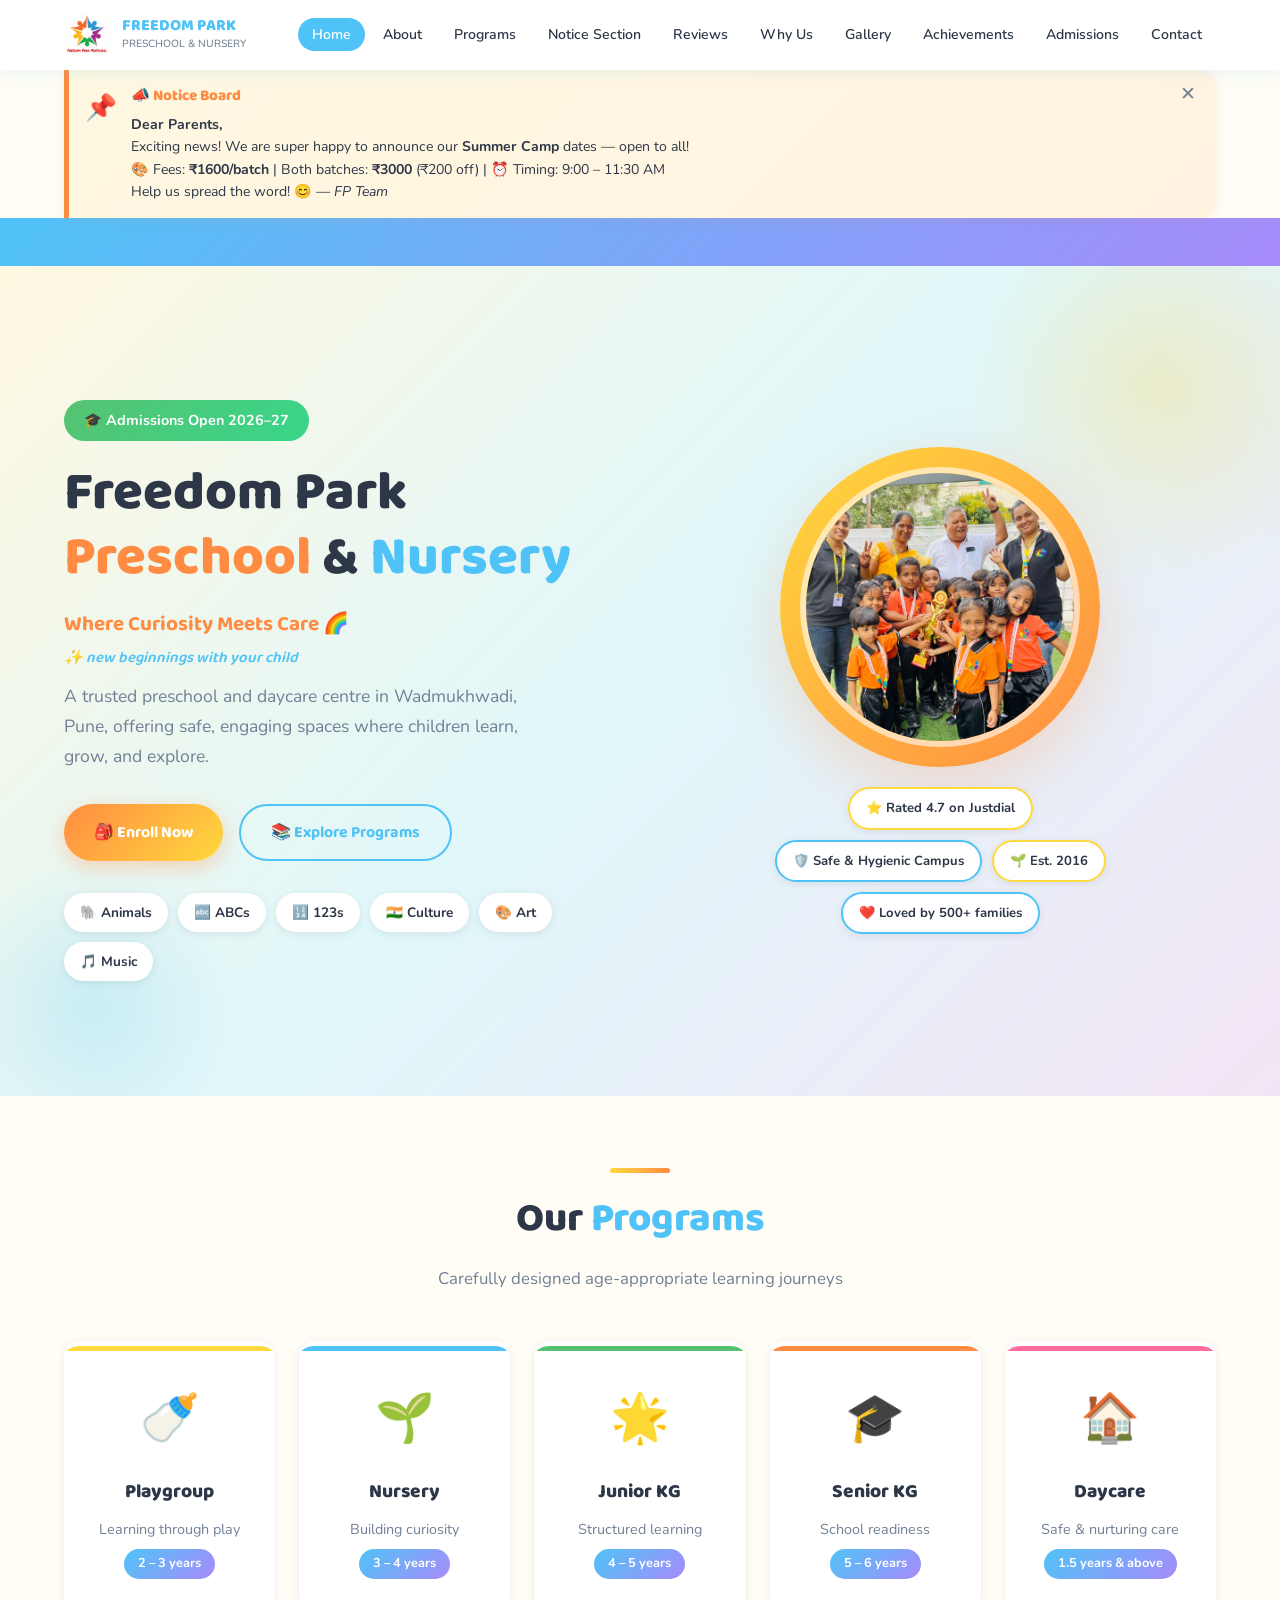
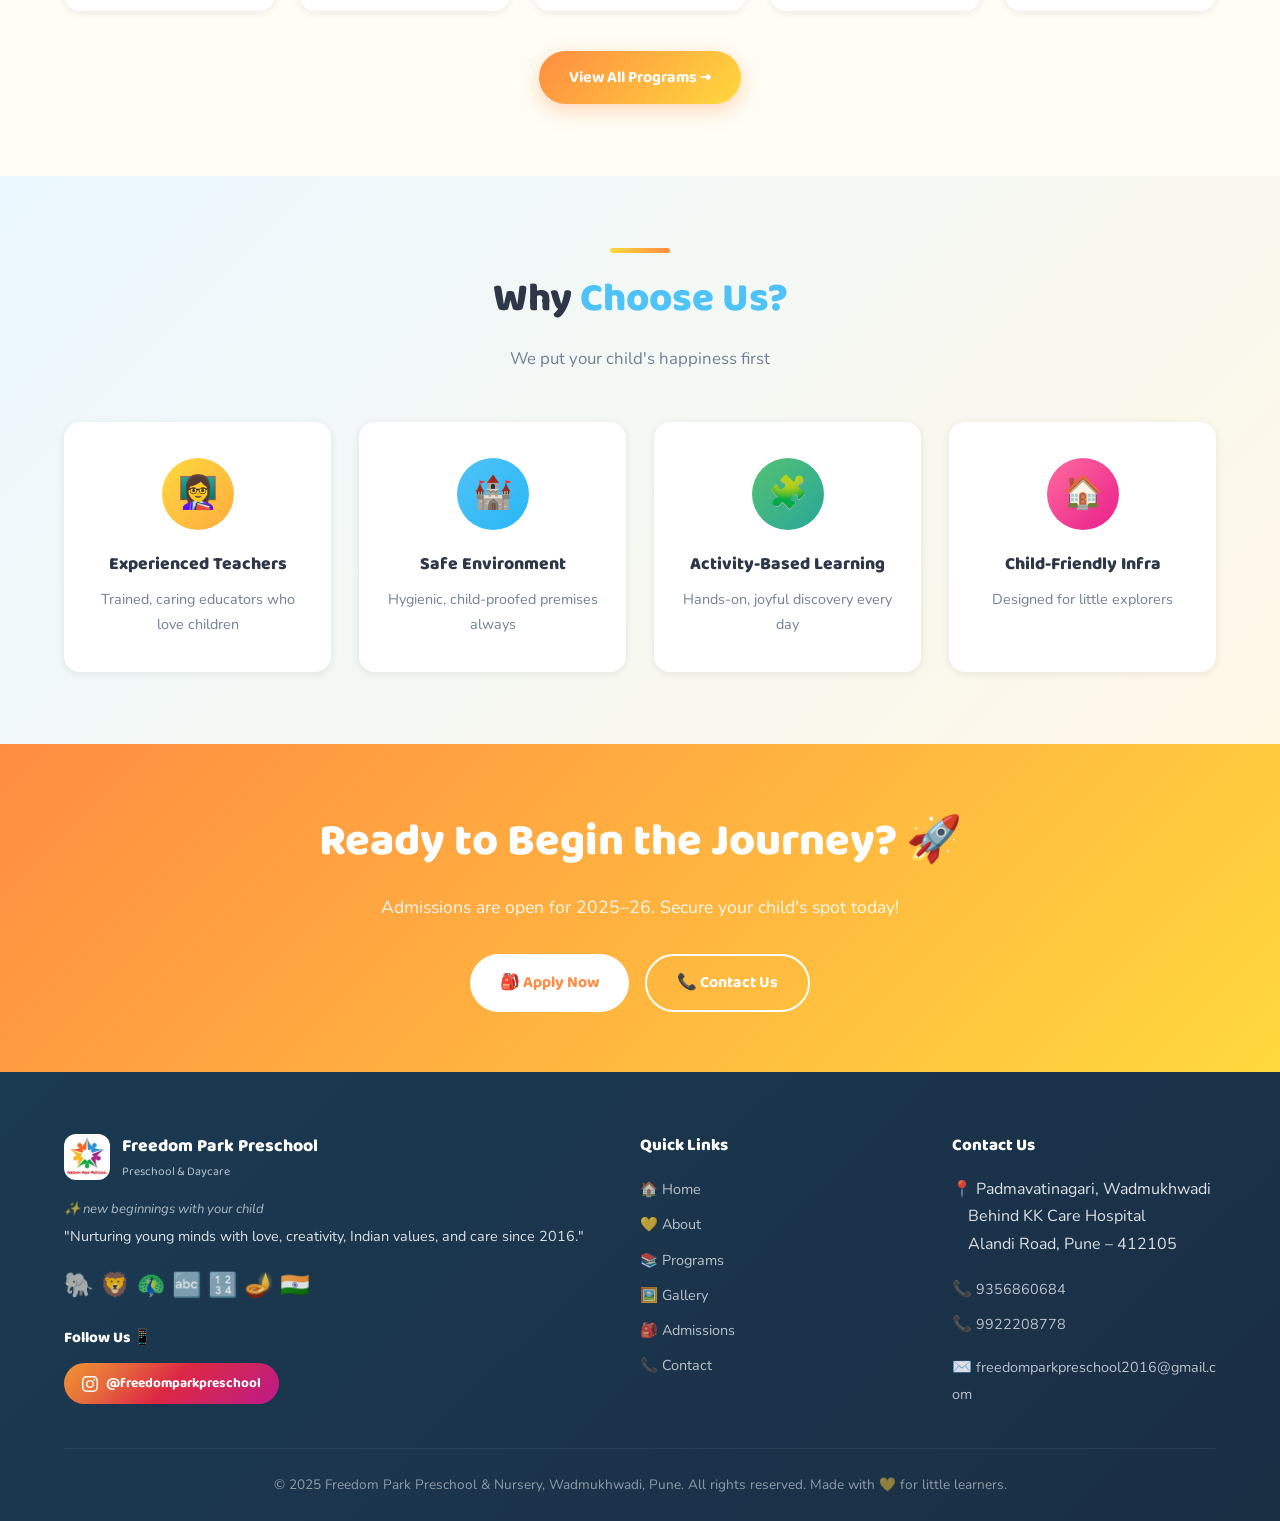
<file: index.html>
<!DOCTYPE html>
<html lang="en">
<head>
  <meta charset="UTF-8" />
  <meta name="viewport" content="width=device-width, initial-scale=1.0" />
  <title>Freedom Park Preschool & Nursery – Wadmukhwadi, Pune</title>
  <link rel="stylesheet" href="css/style.css" />
</head>
<body>

<div id="nav-placeholder"></div>
<div id="notice-placeholder"></div>

<!-- TICKER -->
<div class="ticker-wrap">
  <div class="ticker-inner">
    🎓 Admissions Open 2026-27 &nbsp;•&nbsp; ⭐ Playgroup • Nursery • Jr KG • Sr KG &nbsp;•&nbsp; 🐘 Activity-Based Learning &nbsp;•&nbsp; 🇮🇳 Indian Values & Culture &nbsp;•&nbsp; 🎨 Art • Music • Dance &nbsp;•&nbsp; 🛡️ Safe & Hygienic Campus &nbsp;•&nbsp; 📞 9356860684 / 9922208778 &nbsp;&nbsp;&nbsp;&nbsp;&nbsp;&nbsp;
    🎓 Admissions Open 2026-27 &nbsp;•&nbsp; ⭐ Playgroup • Nursery • Jr KG • Sr KG &nbsp;•&nbsp; 🐘 Activity-Based Learning &nbsp;•&nbsp; 🇮🇳 Indian Values & Culture &nbsp;•&nbsp; 🎨 Art • Music • Dance &nbsp;•&nbsp; 🛡️ Safe & Hygienic Campus &nbsp;•&nbsp; 📞 9356860684 / 9922208778
  </div>
</div>

<!-- HERO -->
<section class="hero">
  <div class="hero-content">
    <div class="hero-badge">🎓 Admissions Open 2026–27</div>
    <h1>Freedom Park<br><span>Preschool</span> &amp; <span class="sky">Nursery</span></h1>
    <p style="font-size:1.3rem;font-family:var(--font-head);font-weight:700;color:var(--orange);margin-bottom:4px">Where Curiosity Meets Care 🌈</p>
    <p style="font-size:0.95rem;font-family:var(--font-head);font-weight:600;color:var(--sky);margin-bottom:10px;font-style:italic">✨ new beginnings with your child</p>
    <p>A trusted preschool and daycare centre in Wadmukhwadi, Pune, offering safe, engaging spaces where children learn, grow, and explore.</p>
    <div class="hero-buttons">
      <a href="admissions.html" class="btn btn-primary">🎒 Enroll Now</a>
      <a href="programs.html" class="btn btn-outline">📚 Explore Programs</a>
    </div>
    <div class="hero-icons">
      <div class="icon-pill">🐘 Animals</div>
      <div class="icon-pill">🔤 ABCs</div>
      <div class="icon-pill">🔢 123s</div>
      <div class="icon-pill">🇮🇳 Culture</div>
      <div class="icon-pill">🎨 Art</div>
      <div class="icon-pill">🎵 Music</div>
    </div>
  </div>
  <div class="hero-art">
    <div class="mascot-circle">
      <img src="images/a4.jpeg" alt="School Mascot" class="mascot-img">
    </div>
    <div class="hero-chips">
      <div class="hero-chip">⭐ Rated 4.7 on Justdial</div>
      <div class="hero-chip">🛡️ Safe & Hygienic Campus</div>
      <div class="hero-chip">🌱 Est. 2016</div>
      <div class="hero-chip">❤️ Loved by 500+ families</div>
    </div>
  </div>
</section>

<!-- PROGRAMS PREVIEW -->
<section class="section animate-up">
  <div class="divider"></div>
  <h2 class="section-title">Our <span>Programs</span></h2>
  <p class="section-sub">Carefully designed age-appropriate learning journeys</p>
  <div class="programs-grid">
    <div class="program-card animate-up">
      <div class="program-emoji">🍼</div>
      <h3>Playgroup</h3>
      <p style="color:var(--muted);font-size:0.9rem">Learning through play</p>
      <div class="program-age">2 – 3 years</div>
    </div>
    <div class="program-card animate-up">
      <div class="program-emoji">🌱</div>
      <h3>Nursery</h3>
      <p style="color:var(--muted);font-size:0.9rem">Building curiosity</p>
      <div class="program-age">3 – 4 years</div>
    </div>
    <div class="program-card animate-up">
      <div class="program-emoji">🌟</div>
      <h3>Junior KG</h3>
      <p style="color:var(--muted);font-size:0.9rem">Structured learning</p>
      <div class="program-age">4 – 5 years</div>
    </div>
    <div class="program-card animate-up">
      <div class="program-emoji">🎓</div>
      <h3>Senior KG</h3>
      <p style="color:var(--muted);font-size:0.9rem">School readiness</p>
      <div class="program-age">5 – 6 years</div>
    </div>
    <div class="program-card animate-up">
      <div class="program-emoji">🏠</div>
      <h3>Daycare</h3>
      <p style="color:var(--muted);font-size:0.9rem">Safe & nurturing care</p>
      <div class="program-age">1.5 years &amp; above</div>
    </div>
  </div>
  <div style="text-align:center;margin-top:40px">
    <a href="programs.html" class="btn btn-primary">View All Programs →</a>
  </div>
</section>

<!-- WHY US QUICK -->
<section class="section section-alt animate-up">
  <div class="divider"></div>
  <h2 class="section-title">Why <span>Choose Us?</span></h2>
  <p class="section-sub">We put your child's happiness first</p>
  <div class="why-grid">
    <div class="why-card animate-up">
      <div class="why-icon">👩‍🏫</div>
      <h3>Experienced Teachers</h3>
      <p style="color:var(--muted);font-size:0.9rem">Trained, caring educators who love children</p>
    </div>
    <div class="why-card animate-up">
      <div class="why-icon">🏰</div>
      <h3>Safe Environment</h3>
      <p style="color:var(--muted);font-size:0.9rem">Hygienic, child-proofed premises always</p>
    </div>
    <div class="why-card animate-up">
      <div class="why-icon">🧩</div>
      <h3>Activity-Based Learning</h3>
      <p style="color:var(--muted);font-size:0.9rem">Hands-on, joyful discovery every day</p>
    </div>
    <div class="why-card animate-up">
      <div class="why-icon">🏠</div>
      <h3>Child-Friendly Infra</h3>
      <p style="color:var(--muted);font-size:0.9rem">Designed for little explorers</p>
    </div>
  </div>
</section>

<!-- CTA BANNER -->
<section style="background:linear-gradient(135deg,var(--orange),var(--yellow));padding:60px 5%;text-align:center;" class="animate-up">
  <h2 style="font-family:var(--font-head);font-size:clamp(1.8rem,4vw,2.8rem);font-weight:800;color:var(--white);margin-bottom:12px">Ready to Begin the Journey? 🚀</h2>
  <p style="color:rgba(255,255,255,0.9);font-size:1.1rem;margin-bottom:32px">Admissions are open for 2025–26. Secure your child's spot today!</p>
  <div style="display:flex;gap:16px;justify-content:center;flex-wrap:wrap">
    <a href="admissions.html" class="btn" style="background:var(--white);color:var(--orange)">🎒 Apply Now</a>
    <a href="contact.html" class="btn" style="background:transparent;border:2.5px solid var(--white);color:var(--white)">📞 Contact Us</a>
  </div>
</section>

<div id="footer-placeholder"></div>

<script src="js/components.js"></script>
<script src="js/script.js"></script>
</body>
</html>
</file>
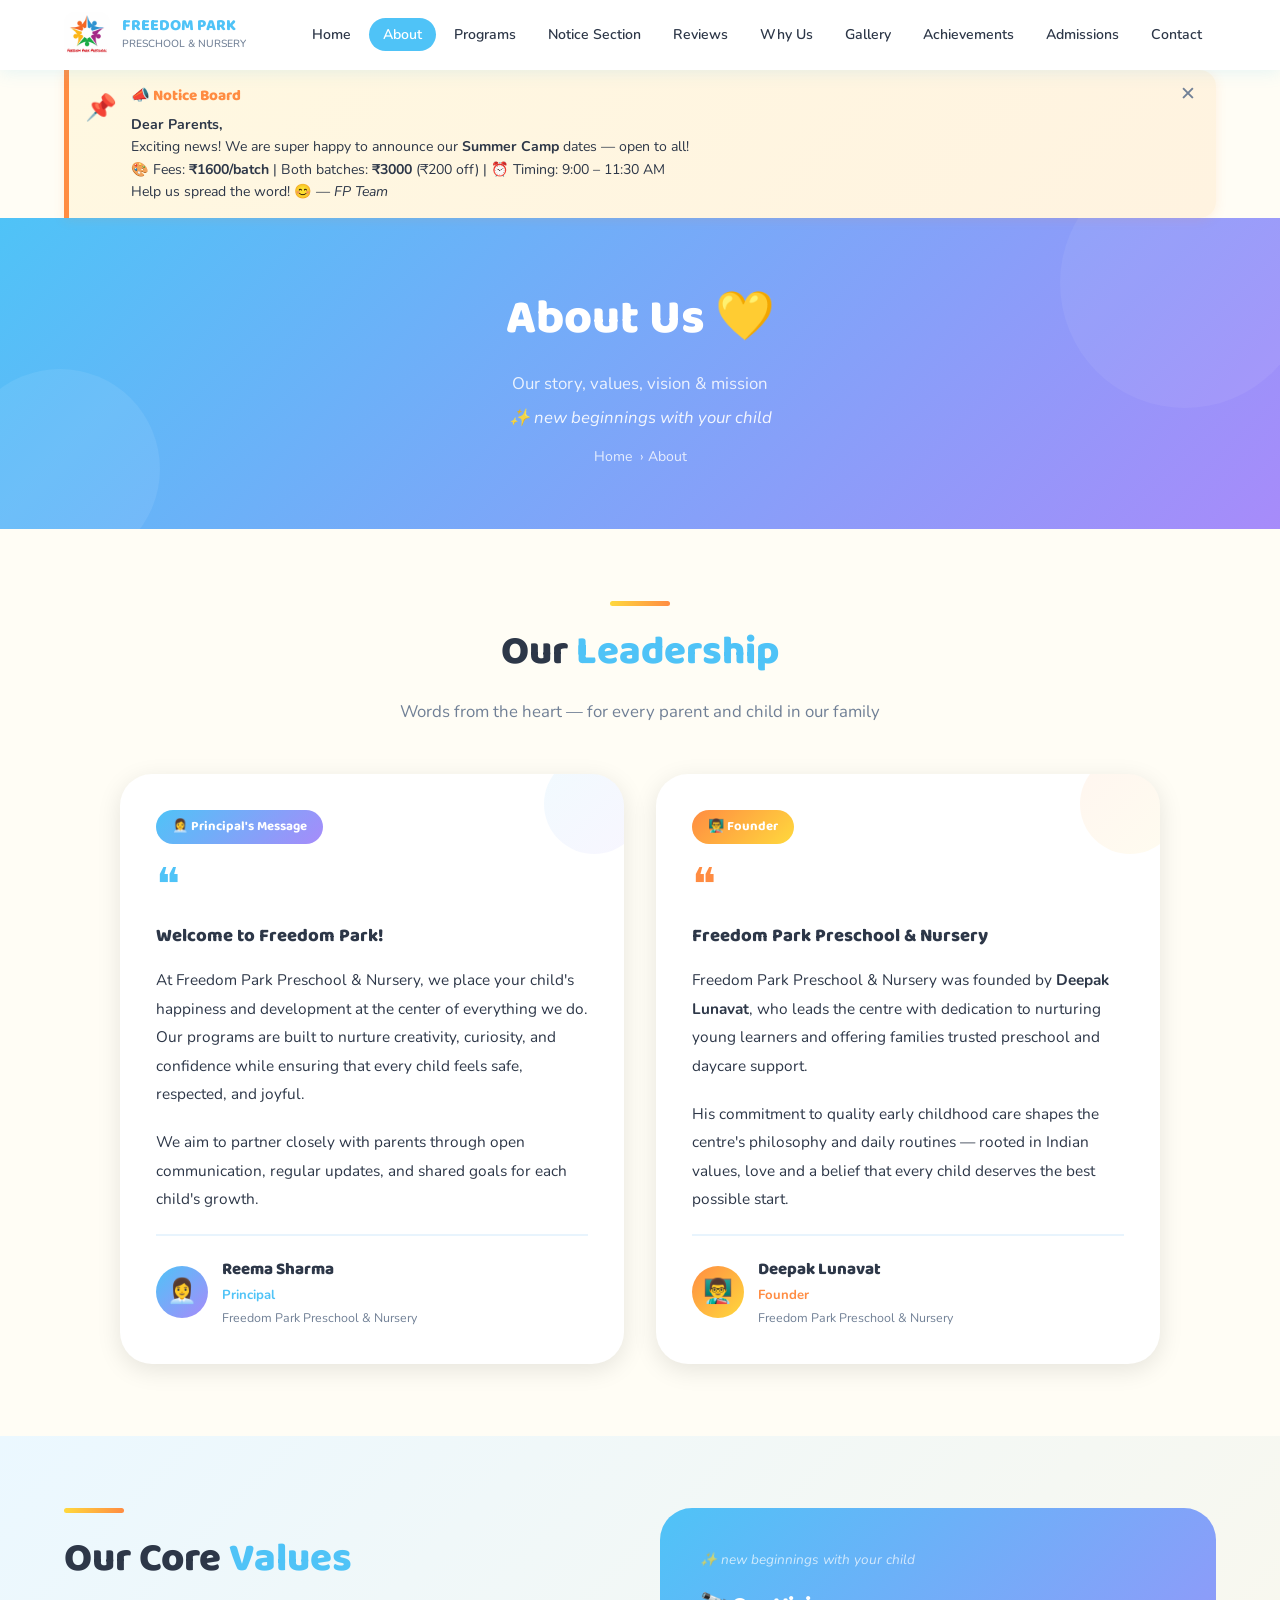
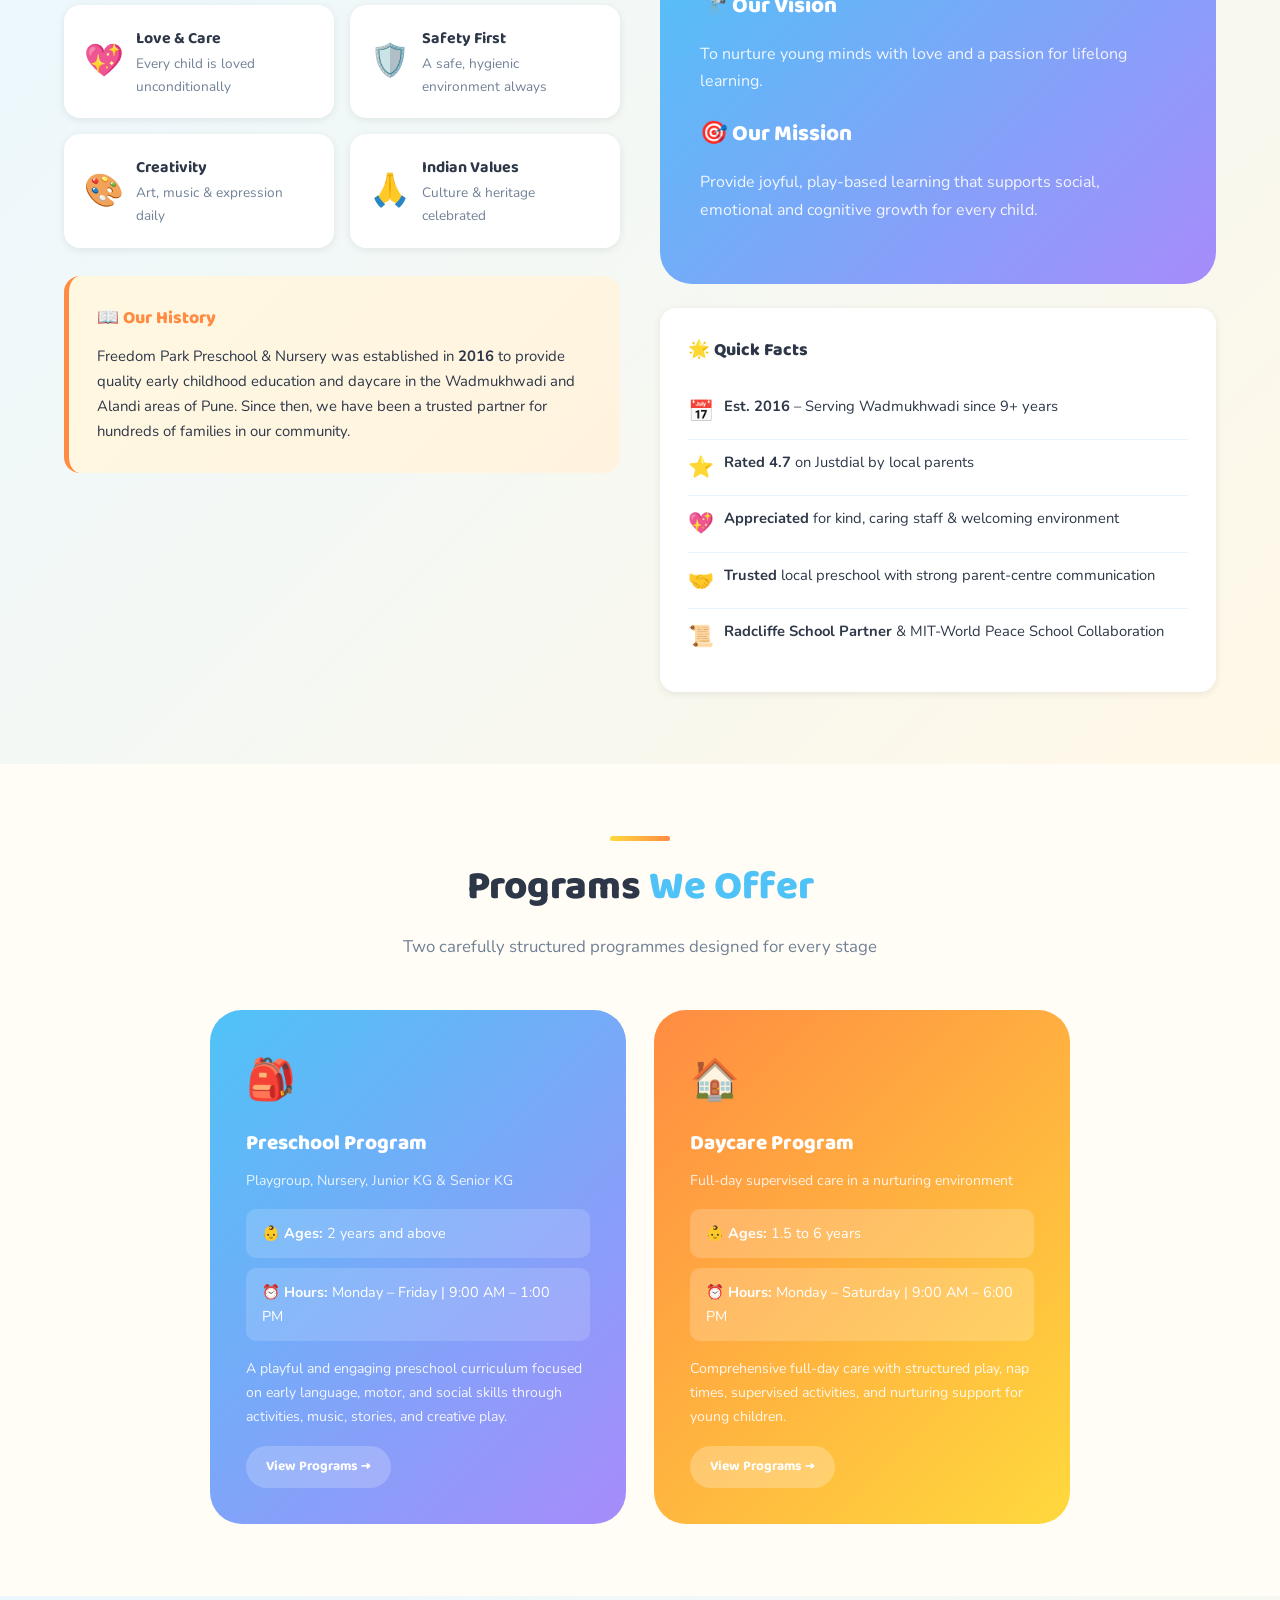
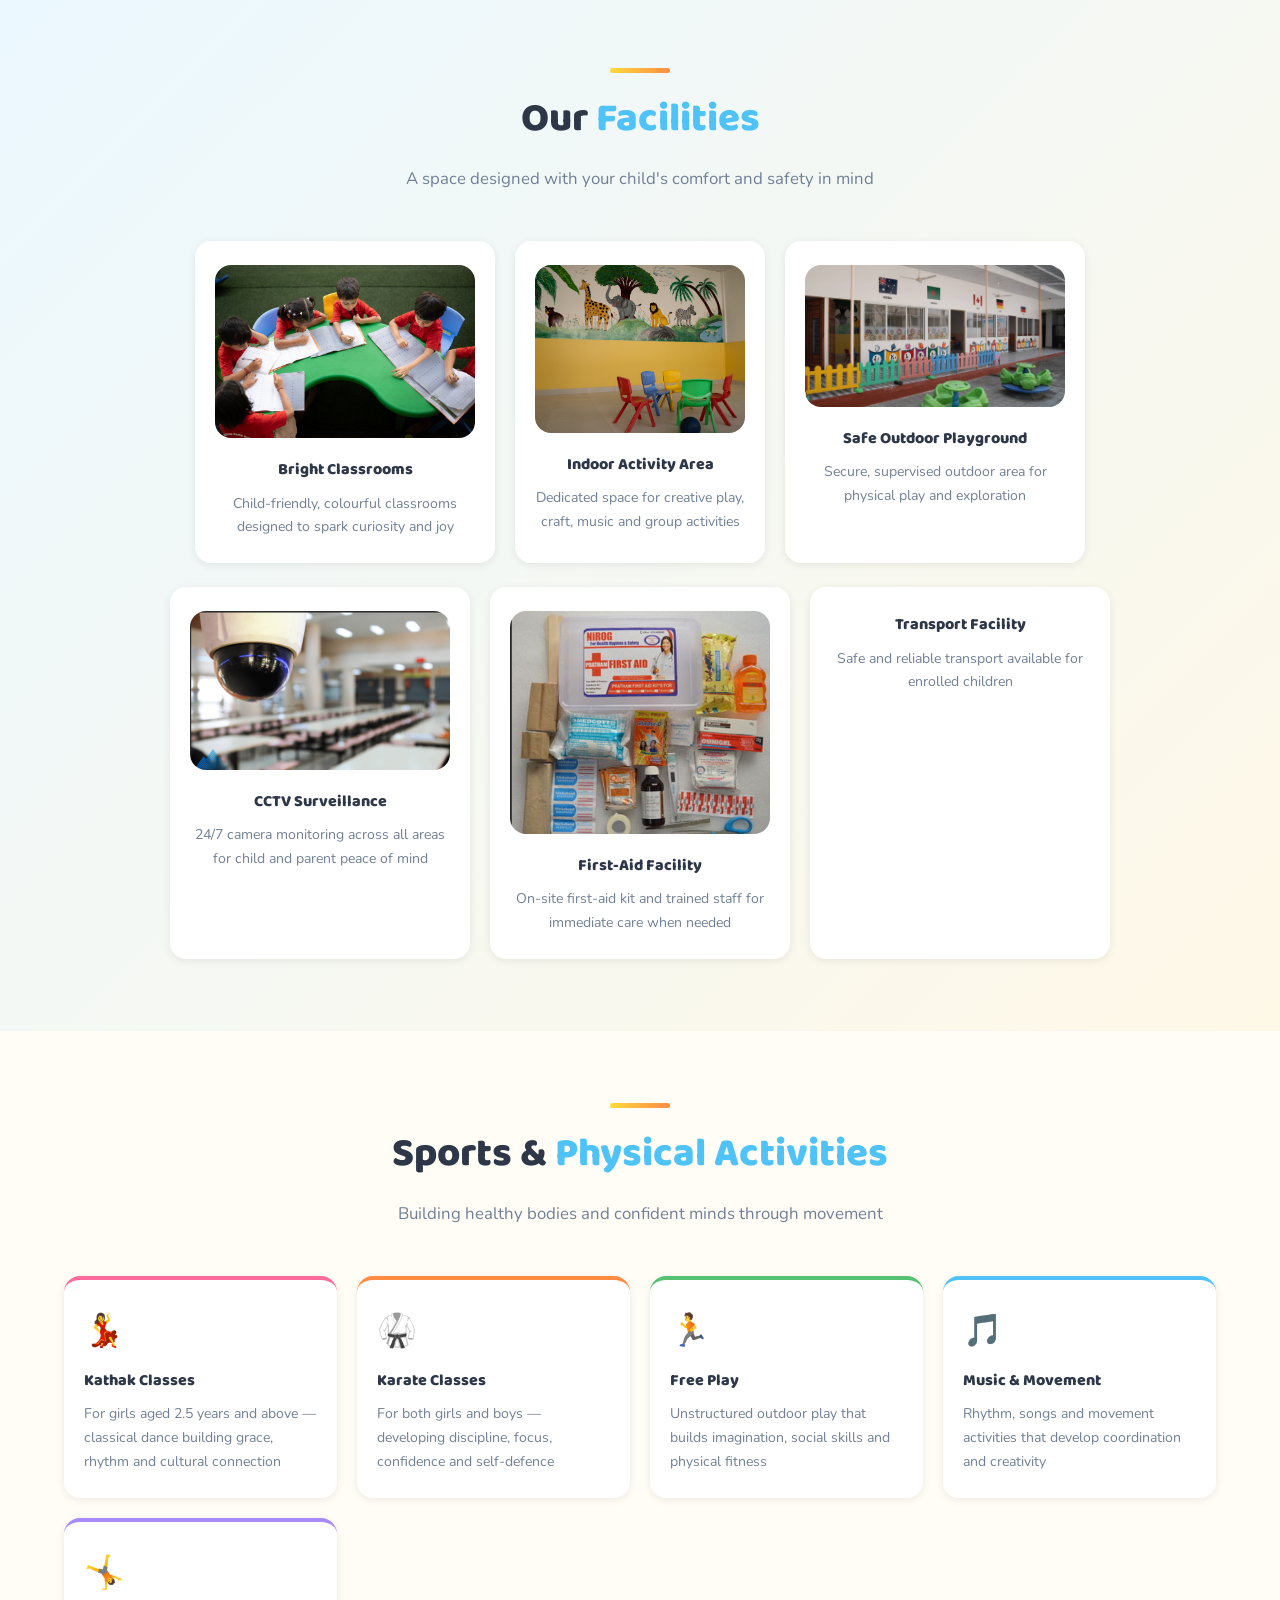
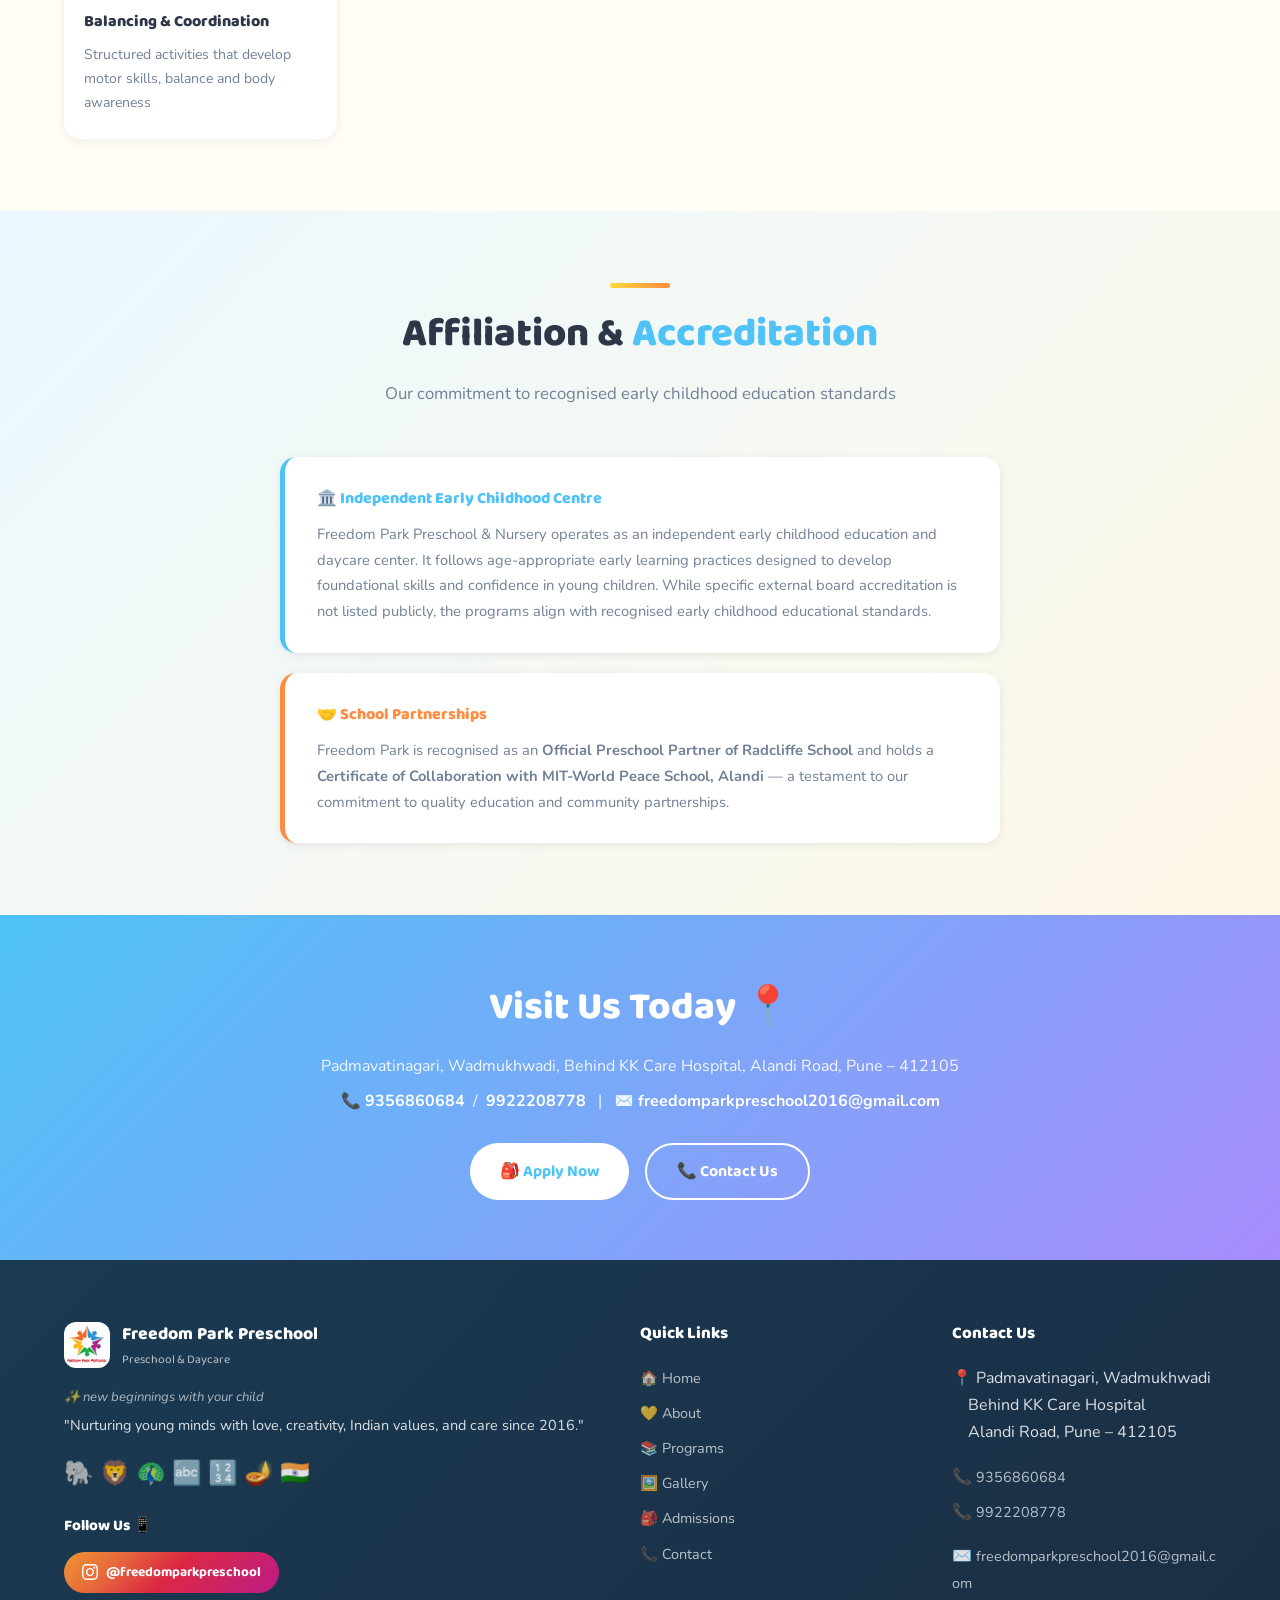
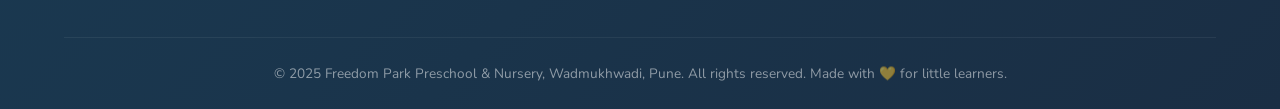
<file: about.html>
<!DOCTYPE html>
<html lang="en">
<head>
  <meta charset="UTF-8" />
  <meta name="viewport" content="width=device-width, initial-scale=1.0" />
  <title>About Us – Freedom Park Preschool & Nursery</title>
  <link rel="stylesheet" href="css/style.css" />
  <style>
    @media (max-width:680px) {
      .about-grid, .msg-grid, .info-cols { grid-template-columns: 1fr !important; }
    }
    .info-cols { display: grid; grid-template-columns: repeat(auto-fit, minmax(220px,1fr)); gap: 20px; }
    .info-card {
      background: var(--card-bg);
      border-radius: var(--radius);
      padding: 24px 20px;
      box-shadow: var(--shadow-sm);
      display: flex; flex-direction: column; gap: 8px;
      transition: transform 0.2s;
    }
    .info-card:hover { transform: translateY(-5px); }
    .info-card h4 { font-family: var(--font-head); font-weight: 800; font-size: 1rem; }
    .info-card ul { padding-left: 18px; color: var(--muted); font-size: 0.9rem; line-height: 1.8; }
    .list-pill {
      display: flex; align-items: flex-start; gap: 10px;
      padding: 10px 0; border-bottom: 1px solid var(--border);
      font-size: 0.92rem; color: var(--text);
    }
    .list-pill:last-child { border-bottom: none; }
    .msg-card {
      background: var(--card-bg);
      border-radius: var(--radius-xl);
      padding: 36px;
      box-shadow: var(--shadow-md);
      position: relative; overflow: hidden;
    }
    .msg-card .quote-bg {
      position:absolute; top:-20px; right:-20px;
      width:100px; height:100px; border-radius:50%; opacity:0.08;
    }
    .timing-row {
      display: flex; align-items: center; gap: 14px;
      background: var(--card-bg);
      border-radius: var(--radius);
      padding: 16px 20px;
      box-shadow: var(--shadow-sm);
    }
    .timing-icon {
      width: 48px; height: 48px; border-radius: 50%;
      display: flex; align-items: center; justify-content: center;
      font-size: 1.4rem; flex-shrink: 0;
    }
  </style>
</head>
<body>

<div id="nav-placeholder"></div>
<div id="notice-placeholder"></div>

<div class="page-header">
  <h1>About Us 💛</h1>
  <p>Our story, values, vision &amp; mission</p>
  <p style="margin-top:6px;font-style:italic;opacity:0.9">✨ new beginnings with your child</p>
  <div class="breadcrumb"><a href="index.html">Home</a> › About</div>
</div>

<!-- ===== LEADERSHIP MESSAGES ===== -->
<section class="section animate-up">
  <div class="divider"></div>
  <h2 class="section-title">Our <span>Leadership</span></h2>
  <p class="section-sub">Words from the heart — for every parent and child in our family</p>

  <div class="msg-grid" style="display:grid;grid-template-columns:1fr 1fr;gap:32px;max-width:1040px;margin:0 auto;">

    <!-- Principal's Message -->
    <div class="msg-card animate-up">
      <div class="quote-bg" style="background:linear-gradient(135deg,var(--sky),var(--purple))"></div>
      <div style="display:inline-flex;align-items:center;gap:8px;background:linear-gradient(135deg,var(--sky),var(--purple));color:#fff;padding:6px 16px;border-radius:50px;font-family:var(--font-head);font-weight:700;font-size:0.82rem;margin-bottom:20px">👩‍💼 Principal's Message</div>
      <div style="font-size:2.8rem;line-height:1;margin-bottom:12px;color:var(--sky)">❝</div>
      <h3 style="font-family:var(--font-head);font-weight:800;font-size:1.15rem;margin-bottom:14px;color:var(--text)">Welcome to Freedom Park!</h3>
      <p style="color:var(--text);line-height:1.85;font-size:0.96rem;margin-bottom:20px">
        At Freedom Park Preschool &amp; Nursery, we place your child's happiness and development at the center of everything we do. Our programs are built to nurture creativity, curiosity, and confidence while ensuring that every child feels safe, respected, and joyful.
      </p>
      <p style="color:var(--text);line-height:1.85;font-size:0.96rem;">
        We aim to partner closely with parents through open communication, regular updates, and shared goals for each child's growth.
      </p>
      <div style="display:flex;align-items:center;gap:14px;padding-top:20px;margin-top:20px;border-top:2px solid var(--border);">
        <div style="width:52px;height:52px;border-radius:50%;background:linear-gradient(135deg,var(--sky),var(--purple));display:flex;align-items:center;justify-content:center;font-size:1.5rem;flex-shrink:0;">👩‍💼</div>
        <div>
          <div style="font-family:var(--font-head);font-weight:800;font-size:1.05rem;color:var(--text)">Reema Sharma</div>
          <div style="font-size:0.82rem;color:var(--sky);font-weight:700">Principal</div>
          <div style="font-size:0.78rem;color:var(--muted)">Freedom Park Preschool &amp; Nursery</div>
        </div>
      </div>
    </div>

    <!-- Founder Message -->
    <div class="msg-card animate-up">
      <div class="quote-bg" style="background:linear-gradient(135deg,var(--orange),var(--yellow))"></div>
      <div style="display:inline-flex;align-items:center;gap:8px;background:linear-gradient(135deg,var(--orange),var(--yellow));color:#fff;padding:6px 16px;border-radius:50px;font-family:var(--font-head);font-weight:700;font-size:0.82rem;margin-bottom:20px">👨‍🏫 Founder</div>
      <div style="font-size:2.8rem;line-height:1;margin-bottom:12px;color:var(--orange)">❝</div>
      <h3 style="font-family:var(--font-head);font-weight:800;font-size:1.15rem;margin-bottom:14px;color:var(--text)">Freedom Park Preschool &amp; Nursery</h3>
      <p style="color:var(--text);line-height:1.85;font-size:0.96rem;margin-bottom:20px">
        Freedom Park Preschool &amp; Nursery was founded by <strong>Deepak Lunavat</strong>, who leads the centre with dedication to nurturing young learners and offering families trusted preschool and daycare support.
      </p>
      <p style="color:var(--text);line-height:1.85;font-size:0.96rem;">
        His commitment to quality early childhood care shapes the centre's philosophy and daily routines — rooted in Indian values, love and a belief that every child deserves the best possible start.
      </p>
      <div style="display:flex;align-items:center;gap:14px;padding-top:20px;margin-top:20px;border-top:2px solid var(--border);">
        <div style="width:52px;height:52px;border-radius:50%;background:linear-gradient(135deg,var(--orange),var(--yellow));display:flex;align-items:center;justify-content:center;font-size:1.5rem;flex-shrink:0;">👨‍🏫</div>
        <div>
          <div style="font-family:var(--font-head);font-weight:800;font-size:1.05rem;color:var(--text)">Deepak Lunavat</div>
          <div style="font-size:0.82rem;color:var(--orange);font-weight:700">Founder</div>
          <div style="font-size:0.78rem;color:var(--muted)">Freedom Park Preschool &amp; Nursery</div>
        </div>
      </div>
    </div>

  </div>
</section>

<!-- ===== VALUES + VISION + MISSION ===== -->
<section class="section section-alt animate-up">
  <div class="about-grid" style="display:grid;grid-template-columns:1fr 1fr;gap:40px;align-items:start;">

    <!-- Left: Values + History -->
    <div>
      <div class="divider" style="margin-left:0;text-align:left"></div>
      <h2 class="section-title" style="text-align:left">Our Core <span>Values</span></h2>
      <div class="values-grid" style="margin-bottom:28px">
        <div class="value-card animate-up">
          <div class="value-icon">💖</div>
          <div><h4>Love &amp; Care</h4><p style="font-size:0.85rem;color:var(--muted)">Every child is loved unconditionally</p></div>
        </div>
        <div class="value-card animate-up">
          <div class="value-icon">🛡️</div>
          <div><h4>Safety First</h4><p style="font-size:0.85rem;color:var(--muted)">A safe, hygienic environment always</p></div>
        </div>
        <div class="value-card animate-up">
          <div class="value-icon">🎨</div>
          <div><h4>Creativity</h4><p style="font-size:0.85rem;color:var(--muted)">Art, music &amp; expression daily</p></div>
        </div>
        <div class="value-card animate-up">
          <div class="value-icon">🙏</div>
          <div><h4>Indian Values</h4><p style="font-size:0.85rem;color:var(--muted)">Culture &amp; heritage celebrated</p></div>
        </div>
      </div>

      <div style="background:linear-gradient(135deg,#FFF8E1,#FFF3E0);border-radius:var(--radius);padding:28px;border-left:5px solid var(--orange);" class="animate-up">
        <h3 style="font-family:var(--font-head);font-weight:800;font-size:1.1rem;margin-bottom:10px;color:var(--orange)">📖 Our History</h3>
        <p style="color:var(--text);font-size:0.93rem;">Freedom Park Preschool &amp; Nursery was established in <strong>2016</strong> to provide quality early childhood education and daycare in the Wadmukhwadi and Alandi areas of Pune. Since then, we have been a trusted partner for hundreds of families in our community.</p>
      </div>
    </div>

    <!-- Right: Vision + Mission + Quick Facts -->
    <div>
      <div class="about-info-block animate-up">
        <p style="opacity:0.7;font-style:italic;font-size:0.85rem;margin-bottom:16px">✨ new beginnings with your child</p>
        <h3>🔭 Our Vision</h3>
        <p>To nurture young minds with love and a passion for lifelong learning.</p>
        <h3 style="margin-top:16px">🎯 Our Mission</h3>
        <p>Provide joyful, play-based learning that supports social, emotional and cognitive growth for every child.</p>
      </div>

      <div style="background:var(--card-bg);border-radius:var(--radius);padding:28px;box-shadow:var(--shadow-sm);margin-top:24px;" class="animate-up">
        <h3 style="font-family:var(--font-head);font-weight:800;font-size:1.1rem;margin-bottom:18px">🌟 Quick Facts</h3>
        <div class="list-pill"><span style="font-size:1.3rem">📅</span><span><strong>Est. 2016</strong> – Serving Wadmukhwadi since 9+ years</span></div>
        <div class="list-pill"><span style="font-size:1.3rem">⭐</span><span><strong>Rated 4.7</strong> on Justdial by local parents</span></div>
        <div class="list-pill"><span style="font-size:1.3rem">💖</span><span><strong>Appreciated</strong> for kind, caring staff &amp; welcoming environment</span></div>
        <div class="list-pill"><span style="font-size:1.3rem">🤝</span><span><strong>Trusted</strong> local preschool with strong parent-centre communication</span></div>
        <div class="list-pill"><span style="font-size:1.3rem">📜</span><span><strong>Radcliffe School Partner</strong> &amp; MIT-World Peace School Collaboration</span></div>
      </div>
    </div>
  </div>
</section>

<!-- ===== PROGRAMS OVERVIEW ===== -->
<section class="section animate-up">
  <div class="divider"></div>
  <h2 class="section-title">Programs <span>We Offer</span></h2>
  <p class="section-sub">Two carefully structured programmes designed for every stage</p>
  <div style="display:grid;grid-template-columns:1fr 1fr;gap:28px;max-width:860px;margin:0 auto;" class="about-grid">

    <div style="background:linear-gradient(135deg,var(--sky),var(--purple));border-radius:var(--radius-xl);padding:36px;color:#fff;" class="animate-up">
      <div style="font-size:2.5rem;margin-bottom:12px">🎒</div>
      <h3 style="font-family:var(--font-head);font-weight:800;font-size:1.3rem;margin-bottom:8px">Preschool Program</h3>
      <p style="opacity:0.85;font-size:0.88rem;margin-bottom:16px">Playgroup, Nursery, Junior KG &amp; Senior KG</p>
      <div style="background:rgba(255,255,255,0.15);border-radius:var(--radius-sm);padding:12px 16px;margin-bottom:10px;font-size:0.9rem;">
        👶 <strong>Ages:</strong> 2 years and above
      </div>
      <div style="background:rgba(255,255,255,0.15);border-radius:var(--radius-sm);padding:12px 16px;margin-bottom:16px;font-size:0.9rem;">
        ⏰ <strong>Hours:</strong> Monday – Friday | 9:00 AM – 1:00 PM
      </div>
      <p style="opacity:0.9;font-size:0.88rem;line-height:1.7">A playful and engaging preschool curriculum focused on early language, motor, and social skills through activities, music, stories, and creative play.</p>
      <a href="programs.html" style="display:inline-flex;align-items:center;gap:6px;margin-top:18px;background:rgba(255,255,255,0.2);color:#fff;padding:9px 20px;border-radius:50px;font-family:var(--font-head);font-weight:700;font-size:0.85rem;text-decoration:none;">View Programs →</a>
    </div>

    <div style="background:linear-gradient(135deg,var(--orange),var(--yellow));border-radius:var(--radius-xl);padding:36px;color:#fff;" class="animate-up">
      <div style="font-size:2.5rem;margin-bottom:12px">🏠</div>
      <h3 style="font-family:var(--font-head);font-weight:800;font-size:1.3rem;margin-bottom:8px">Daycare Program</h3>
      <p style="opacity:0.85;font-size:0.88rem;margin-bottom:16px">Full-day supervised care in a nurturing environment</p>
      <div style="background:rgba(255,255,255,0.2);border-radius:var(--radius-sm);padding:12px 16px;margin-bottom:10px;font-size:0.9rem;">
        👶 <strong>Ages:</strong> 1.5 to 6 years
      </div>
      <div style="background:rgba(255,255,255,0.2);border-radius:var(--radius-sm);padding:12px 16px;margin-bottom:16px;font-size:0.9rem;">
        ⏰ <strong>Hours:</strong> Monday – Saturday | 9:00 AM – 6:00 PM
      </div>
      <p style="opacity:0.9;font-size:0.88rem;line-height:1.7">Comprehensive full-day care with structured play, nap times, supervised activities, and nurturing support for young children.</p>
      <a href="programs.html" style="display:inline-flex;align-items:center;gap:6px;margin-top:18px;background:rgba(255,255,255,0.25);color:#fff;padding:9px 20px;border-radius:50px;font-family:var(--font-head);font-weight:700;font-size:0.85rem;text-decoration:none;">View Programs →</a>
    </div>

  </div>
</section>

<!-- ===== FACILITIES ===== -->
<section class="section section-alt animate-up">
  <div class="divider"></div>
  <h2 class="section-title">Our <span>Facilities</span></h2>
  <p class="section-sub">A space designed with your child's comfort and safety in mind</p>

  <!-- Row 1 -->
  <div class="info-cols" style="display:flex;flex-wrap:wrap;gap:20px;justify-content:center;">
    <div class="info-card animate-up" style="flex:1;min-width:250px;max-width:300px;text-align:center;">
      <img src="images/classroom1.jpeg" alt="Bright Classrooms" style="width:100%;border-radius:var(--radius);margin-bottom:10px;">
      <h4>Bright Classrooms</h4>
      <p style="color:var(--muted);font-size:0.88rem">Child-friendly, colourful classrooms designed to spark curiosity and joy</p>
    </div>
    <div class="info-card animate-up" style="flex:1;min-width:250px;max-width:00px;text-align:center;">
      <img src="images/Screenshot 2026-03-27 200111.png" alt="Indoor Activity Area" style="width:100%;border-radius:var(--radius);margin-bottom:10px;">
      <h4>Indoor Activity Area</h4>
      <p style="color:var(--muted);font-size:0.88rem">Dedicated space for creative play, craft, music and group activities</p>
    </div>
    <div class="info-card animate-up" style="flex:1;min-width:250px;max-width:300px;text-align:center;">
      <img src="images/Screenshot 2026-03-27 195918.png" alt="Outdoor Playground" style="width:100%;border-radius:var(--radius);margin-bottom:10px;">
      <h4>Safe Outdoor Playground</h4>
      <p style="color:var(--muted);font-size:0.88rem">Secure, supervised outdoor area for physical play and exploration</p>
    </div>
  </div>

  <!-- Row 2 -->
  <div class="info-cols" style="display:flex;flex-wrap:wrap;gap:20px;justify-content:center;margin-top:24px;">
    <div class="info-card animate-up" style="flex:1;min-width:250px;max-width:300px;text-align:center;">
      <img src="images/Screenshot 2026-03-27 200356.png" alt="CCTV Surveillance" style="width:100%;border-radius:var(--radius);margin-bottom:10px;">
      <h4>CCTV Surveillance</h4>
      <p style="color:var(--muted);font-size:0.88rem">24/7 camera monitoring across all areas for child and parent peace of mind</p>
    </div>
    <div class="info-card animate-up" style="flex:1;min-width:250px;max-width:300px;text-align:center;">
      <img src="images/Screenshot 2026-03-27 200608.png" alt="First Aid Facility" style="width:100%;border-radius:var(--radius);margin-bottom:10px;">
      <h4>First-Aid Facility</h4>
      <p style="color:var(--muted);font-size:0.88rem">On-site first-aid kit and trained staff for immediate care when needed</p>
    </div>
    <div class="info-card animate-up" style="flex:1;min-width:250px;max-width:300px;text-align:center;">
     
      <h4>Transport Facility</h4>
      <p style="color:var(--muted);font-size:0.88rem">Safe and reliable transport available for enrolled children</p>
    </div>
  </div>
</section>

<!-- ===== SPORTS & PHYSICAL ACTIVITIES ===== -->
<section class="section animate-up">
  <div class="divider"></div>
  <h2 class="section-title">Sports &amp; <span>Physical Activities</span></h2>
  <p class="section-sub">Building healthy bodies and confident minds through movement</p>
  <div class="info-cols">
    <div class="info-card animate-up" style="border-top:4px solid var(--pink)">
      <div style="font-size:2rem">💃</div>
      <h4>Kathak Classes</h4>
      <p style="color:var(--muted);font-size:0.88rem">For girls aged 2.5 years and above — classical dance building grace, rhythm and cultural connection</p>
    </div>
    <div class="info-card animate-up" style="border-top:4px solid var(--orange)">
      <div style="font-size:2rem">🥋</div>
      <h4>Karate Classes</h4>
      <p style="color:var(--muted);font-size:0.88rem">For both girls and boys — developing discipline, focus, confidence and self-defence</p>
    </div>
    <div class="info-card animate-up" style="border-top:4px solid var(--green)">
      <div style="font-size:2rem">🏃</div>
      <h4>Free Play</h4>
      <p style="color:var(--muted);font-size:0.88rem">Unstructured outdoor play that builds imagination, social skills and physical fitness</p>
    </div>
    <div class="info-card animate-up" style="border-top:4px solid var(--sky)">
      <div style="font-size:2rem">🎵</div>
      <h4>Music &amp; Movement</h4>
      <p style="color:var(--muted);font-size:0.88rem">Rhythm, songs and movement activities that develop coordination and creativity</p>
    </div>
    <div class="info-card animate-up" style="border-top:4px solid var(--purple)">
      <div style="font-size:2rem">🤸</div>
      <h4>Balancing &amp; Coordination</h4>
      <p style="color:var(--muted);font-size:0.88rem">Structured activities that develop motor skills, balance and body awareness</p>
    </div>
  </div>
</section>




<!-- ===== AFFILIATION ===== -->
<section class="section section-alt animate-up">
  <div class="divider"></div>
  <h2 class="section-title">Affiliation &amp; <span>Accreditation</span></h2>
  <p class="section-sub">Our commitment to recognised early childhood education standards</p>
  <div style="max-width:720px;margin:0 auto;display:flex;flex-direction:column;gap:20px;">
    <div style="background:var(--card-bg);border-radius:var(--radius);padding:28px 32px;box-shadow:var(--shadow-sm);border-left:5px solid var(--sky);" class="animate-up">
      <h4 style="font-family:var(--font-head);font-weight:800;font-size:1rem;margin-bottom:10px;color:var(--sky)">🏛️ Independent Early Childhood Centre</h4>
      <p style="color:var(--muted);font-size:0.92rem;line-height:1.75">Freedom Park Preschool &amp; Nursery operates as an independent early childhood education and daycare center. It follows age-appropriate early learning practices designed to develop foundational skills and confidence in young children. While specific external board accreditation is not listed publicly, the programs align with recognised early childhood educational standards.</p>
    </div>
    <div style="background:var(--card-bg);border-radius:var(--radius);padding:28px 32px;box-shadow:var(--shadow-sm);border-left:5px solid var(--orange);" class="animate-up">
      <h4 style="font-family:var(--font-head);font-weight:800;font-size:1rem;margin-bottom:10px;color:var(--orange)">🤝 School Partnerships</h4>
      <p style="color:var(--muted);font-size:0.92rem;line-height:1.75">Freedom Park is recognised as an <strong>Official Preschool Partner of Radcliffe School</strong> and holds a <strong>Certificate of Collaboration with MIT-World Peace School, Alandi</strong> — a testament to our commitment to quality education and community partnerships.</p>
    </div>
  </div>
</section>

<!-- ===== CONTACT QUICK ===== -->
<section style="background:linear-gradient(135deg,var(--sky),var(--purple));padding:60px 5%;text-align:center;" class="animate-up">
  <h2 style="font-family:var(--font-head);font-size:clamp(1.6rem,4vw,2.4rem);font-weight:800;color:#fff;margin-bottom:12px">Visit Us Today 📍</h2>
  <p style="color:rgba(255,255,255,0.9);font-size:1rem;margin-bottom:8px">Padmavatinagari, Wadmukhwadi, Behind KK Care Hospital, Alandi Road, Pune – 412105</p>
  <p style="color:rgba(255,255,255,0.9);font-size:1rem;margin-bottom:28px">
    📞 <a href="tel:9356860684" style="color:#fff;font-weight:700">9356860684</a> &nbsp;/&nbsp;
    <a href="tel:9922208778" style="color:#fff;font-weight:700">9922208778</a> &nbsp;&nbsp;|&nbsp;&nbsp;
    ✉️ <a href="mailto:freedomparkpreschool2016@gmail.com" style="color:#fff;font-weight:700">freedomparkpreschool2016@gmail.com</a>
  </p>
  <div style="display:flex;gap:16px;justify-content:center;flex-wrap:wrap;">
    <a href="admissions.html" class="btn" style="background:#fff;color:var(--sky);">🎒 Apply Now</a>
    <a href="contact.html" class="btn" style="background:transparent;border:2.5px solid #fff;color:#fff;">📞 Contact Us</a>
  </div>
</section>

<div id="footer-placeholder"></div>
<script src="js/components.js"></script>
<script src="js/script.js"></script>
</body>
</html>
</file>
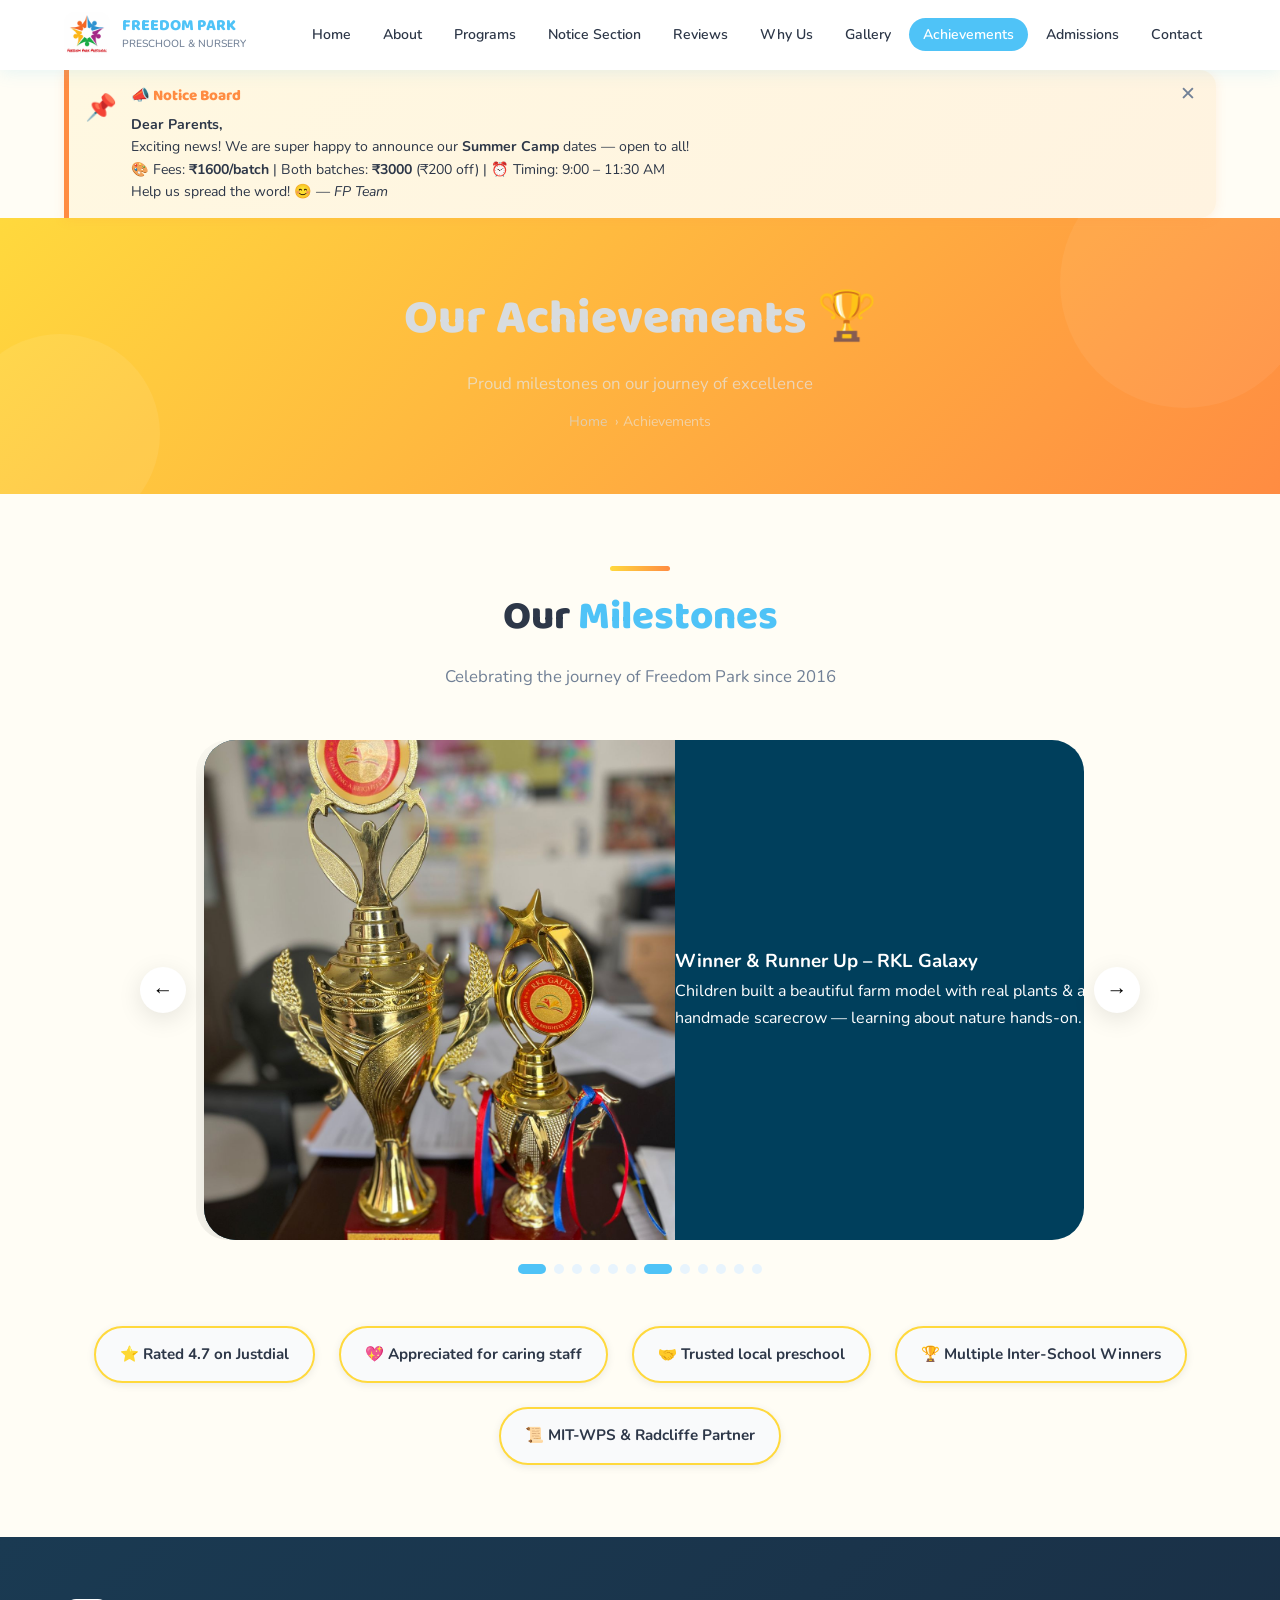
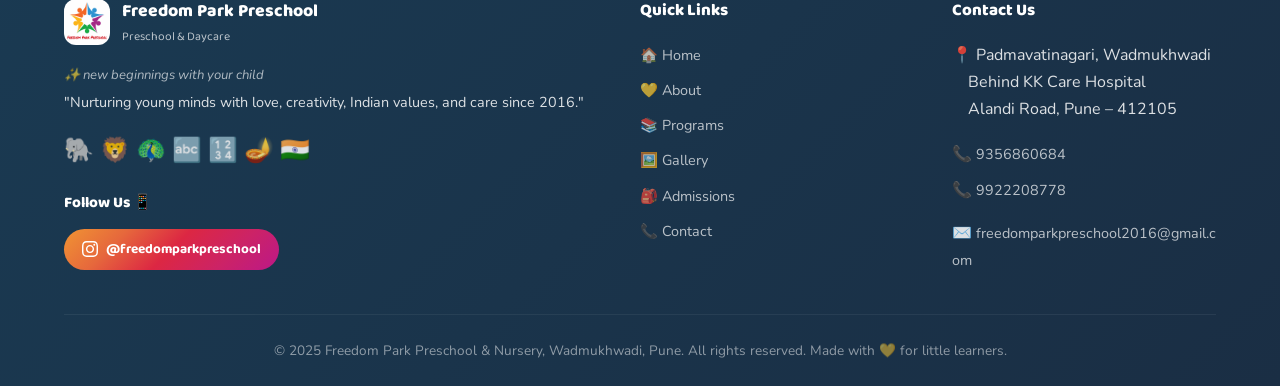
<file: achievements.html>
<!DOCTYPE html>
<html lang="en">
<head>
  <meta charset="UTF-8" />
  <meta name="viewport" content="width=device-width, initial-scale=1.0" />
  <title>Achievements – Freedom Park Preschool & Nursery</title>
  <link rel="stylesheet" href="css/style.css" />
  <style>
    .ach-slider-wrap { overflow: hidden; border-radius: var(--radius-xl); }
    .ach-slider { display: flex; transition: transform 0.45s ease; }
    .ach-slide { min-width: 100%; flex-shrink: 0; box-sizing: border-box; padding: 0 8px; }
    
    .ach-photo-card {
  width: 100%;
  max-width: 900px;
  height: 500px; /* fixed uniform card height */
  margin: 0 auto;
  border-radius: var(--radius-xl);
  overflow: hidden;
  box-shadow: var(--shadow-lg);
  background:#003f5c;
  display: flex;
  align-items: center;
  justify-content: center;
}

.ach-photo-card img {
  width: 100%;
  height: 100%;
  object-fit: cover;   /* fills card evenly */
  display: block;
  transition: transform 0.5s ease;
}

.ach-photo-card:hover img {
  transform: scale(1.04);
}

@media (max-width: 600px) {
  .ach-photo-card {
    height: 260px; /* consistent smaller card height */
  }
  .ach-photo-card img {
    height: 100%;
    object-fit: cover;
  }
}

  </style>
</head>
<body>

<div id="nav-placeholder"></div>
<div id="notice-placeholder"></div>

<div class="page-header" style="background:linear-gradient(135deg,#FFD93D 0%,#FF8C42 100%)">
  <h1 style="color:#d8dcdf">Our Achievements 🏆</h1>
  <p style="color:rgba(230, 232, 235, 0.8)">Proud milestones on our journey of excellence</p>
  <div class="breadcrumb" style="color:rgba(233, 237, 240, 0.7)"><a href="index.html" style="color:rgba(213, 219, 224, 0.85)">Home</a> › Achievements</div>
</div>

<section class="section animate-up">
  <div class="divider"></div>
  <h2 class="section-title">Our <span>Milestones</span></h2>
  <p  class="section-sub">Celebrating the journey of Freedom Park since 2016</p>

  <div style="position:relative; padding:0 56px; max-width:1000px; margin:0 auto;">
    <button class="slider-arrow prev ach-prev" style="left:0">&#8592;</button>

    <div class="ach-slider-wrap">
      <div class="ach-slider">

        <div class="ach-slide">
          <div class="ach-photo-card">
            <img src="images/a1.jpeg" alt="Achievement 1 – Creative Farm Activity" />
           
            <div class="ach-photo-overlay">
              <h3 style="color:#ffffff">  Winner &amp; Runner Up – RKL Galaxy</h3>
              <p style="color:#ffffff">   Children built a beautiful farm model with real plants &amp; a handmade scarecrow — learning about nature hands-on.</p>
            </div>
          </div>
        </div>

        <div class="ach-slide">
          <div class="ach-photo-card">
            <img src="images/a2.jpeg" alt="Achievement 2 – Winner & Runner Up Trophies" />
            
            <div class="ach-photo-overlay">
              <h3 style="color:#ffffff">Winner &amp; Runner Up – RKL Galaxy</h3>
              <p style="color:#ffffff">Freedom Park clinched both Winner &amp; Runner Up trophies at RKL Galaxy International School's Inter-School Pre-Primary Fun Sport Meet 2024.</p>
            </div>
          </div>
        </div>

        <div class="ach-slide">
          <div class="ach-photo-card">
            <img src="images/a3.jpeg" alt="Achievement 3 – Principal with Trophy" />
            
            <div class="ach-photo-overlay">
              <h3 style="color:#ffffff">Runner Up – Inter-School Competition</h3>
              <p style="color:#ffffff">Our principal proudly holds the Runner Up trophy &amp; gold medal from RKL Galaxy's Inter-School Pre-Primary competition — a proud moment for Freedom Park.</p>
            </div>
          </div>
        </div>

        <div class="ach-slide">
          <div class="ach-photo-card">
            <img src="images/a4.jpeg" alt="Achievement 4 – Runner Up 2025-26" />
           
            <div class="ach-photo-overlay">
              <h3 style="color:#ffffff">Runner Up – Pre-Primary Competition 2025-26</h3>
              <p style="color:#ffffff">Freedom Park secured Runner Up at RKL Galaxy's Inter-School Pre-Primary Competition 2025-26 held on 16th January 2026.</p>
            </div>
          </div>
        </div>

        <div class="ach-slide">
          <div class="ach-photo-card">
            <img src="images/b1.jpg" alt="Achievement 5 – Winner Team Photo" />
            <div class="ach-photo-overlay">
              <h3 style="color:#ffffff">Champions Together! 🎉</h3>
              <p style="color:#ffffff">Our students, teachers &amp; founder celebrate winning the Inter-School Pre-Primary Fun Sport Meet — a proud Freedom Park family moment.</p>
            </div>
          </div>
        </div>

        <div class="ach-slide">
          <div class="ach-photo-card">
            <img src="images/b2.jpg" alt="Achievement 6 – School Partnerships" />
            <div class="ach-badge">📜 Achievement 6</div>
            <div class="ach-photo-overlay">
              <h3>Official School Partnerships</h3>
              <p style="color:#ffffff">Freedom Park is an Official Preschool Partner of Radcliffe School &amp; holds a Certificate of Collaboration with MIT-World Peace School, Alandi.</p>
            </div>
          </div>
        </div>

      </div>
    </div>

    <button class="slider-arrow next ach-next" style="right:0">&#8594;</button>
  </div>

  <div class="slider-dots" id="ach-dots" style="margin-top:24px"></div>

  <div class="ach-highlights animate-up" style="margin-top:52px">
    <div class="highlight-pill">⭐ Rated 4.7 on Justdial</div>
    <div class="highlight-pill">💖 Appreciated for caring staff</div>
    <div class="highlight-pill">🤝 Trusted local preschool</div>
    <div class="highlight-pill">🏆 Multiple Inter-School Winners</div>
    <div class="highlight-pill">📜 MIT-WPS &amp; Radcliffe Partner</div>
  </div>
</section>

<div id="footer-placeholder"></div>
<script src="js/components.js"></script>
<script src="js/script.js"></script>
<script>
  document.addEventListener('DOMContentLoaded', () => {
    const slider = document.querySelector('.ach-slider');
    const slides = slider ? slider.querySelectorAll('.ach-slide') : [];
    const dotsEl = document.querySelector('#ach-dots');
    let current = 0, timer;

    function goTo(i) {
      current = (i + slides.length) % slides.length;
      slider.style.transform = `translateX(-${current * 100}%)`;
      if (dotsEl) dotsEl.querySelectorAll('.dot').forEach((d, idx) => d.classList.toggle('active', idx === current));
    }

    if (dotsEl) {
      slides.forEach((_, i) => {
        const d = document.createElement('button');
        d.className = 'dot' + (i === 0 ? ' active' : '');
        d.addEventListener('click', () => { goTo(i); clearInterval(timer); timer = setInterval(() => goTo(current + 1), 3500); });
        dotsEl.appendChild(d);
      });
    }

    document.querySelector('.ach-prev').addEventListener('click', () => { goTo(current - 1); clearInterval(timer); timer = setInterval(() => goTo(current + 1), 3500); });
    document.querySelector('.ach-next').addEventListener('click', () => { goTo(current + 1); clearInterval(timer); timer = setInterval(() => goTo(current + 1), 3500); });
    timer = setInterval(() => goTo(current + 1), 3500);
  });
</script>
</body>
</html>
</file>
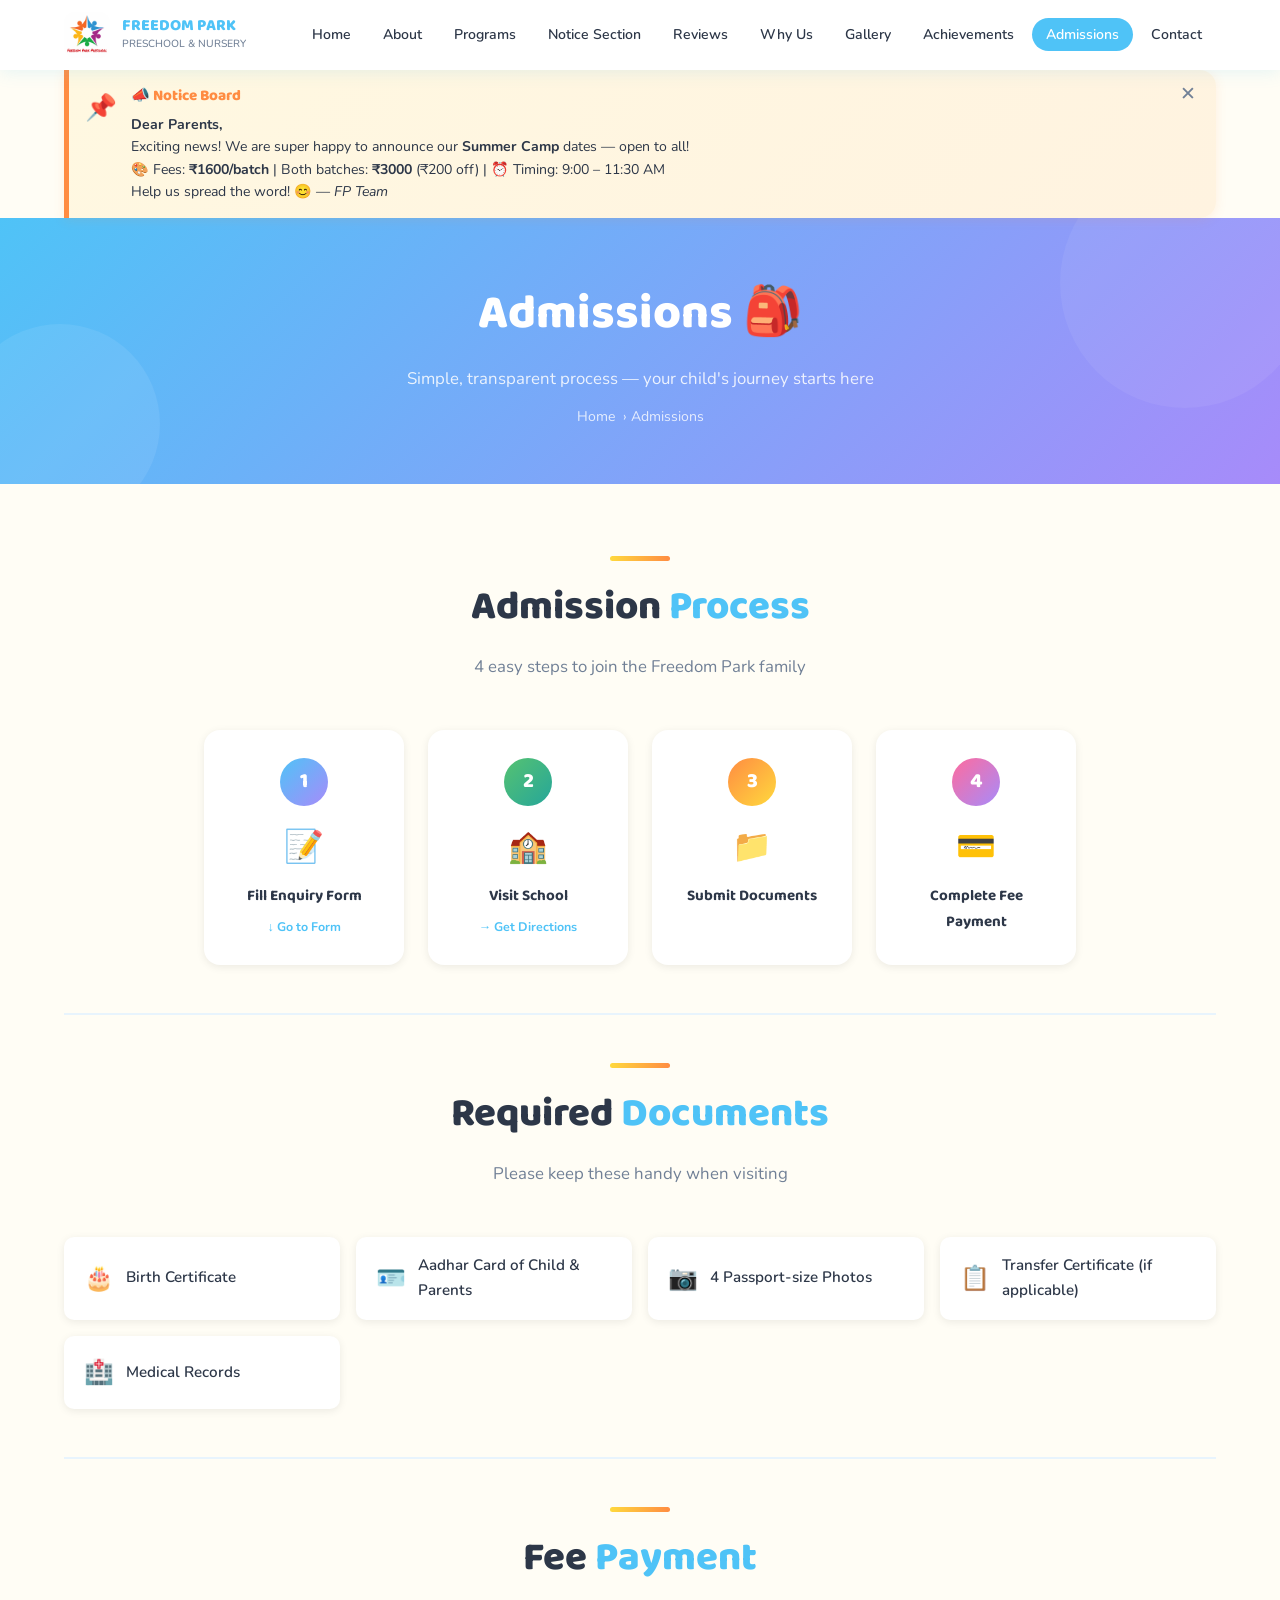
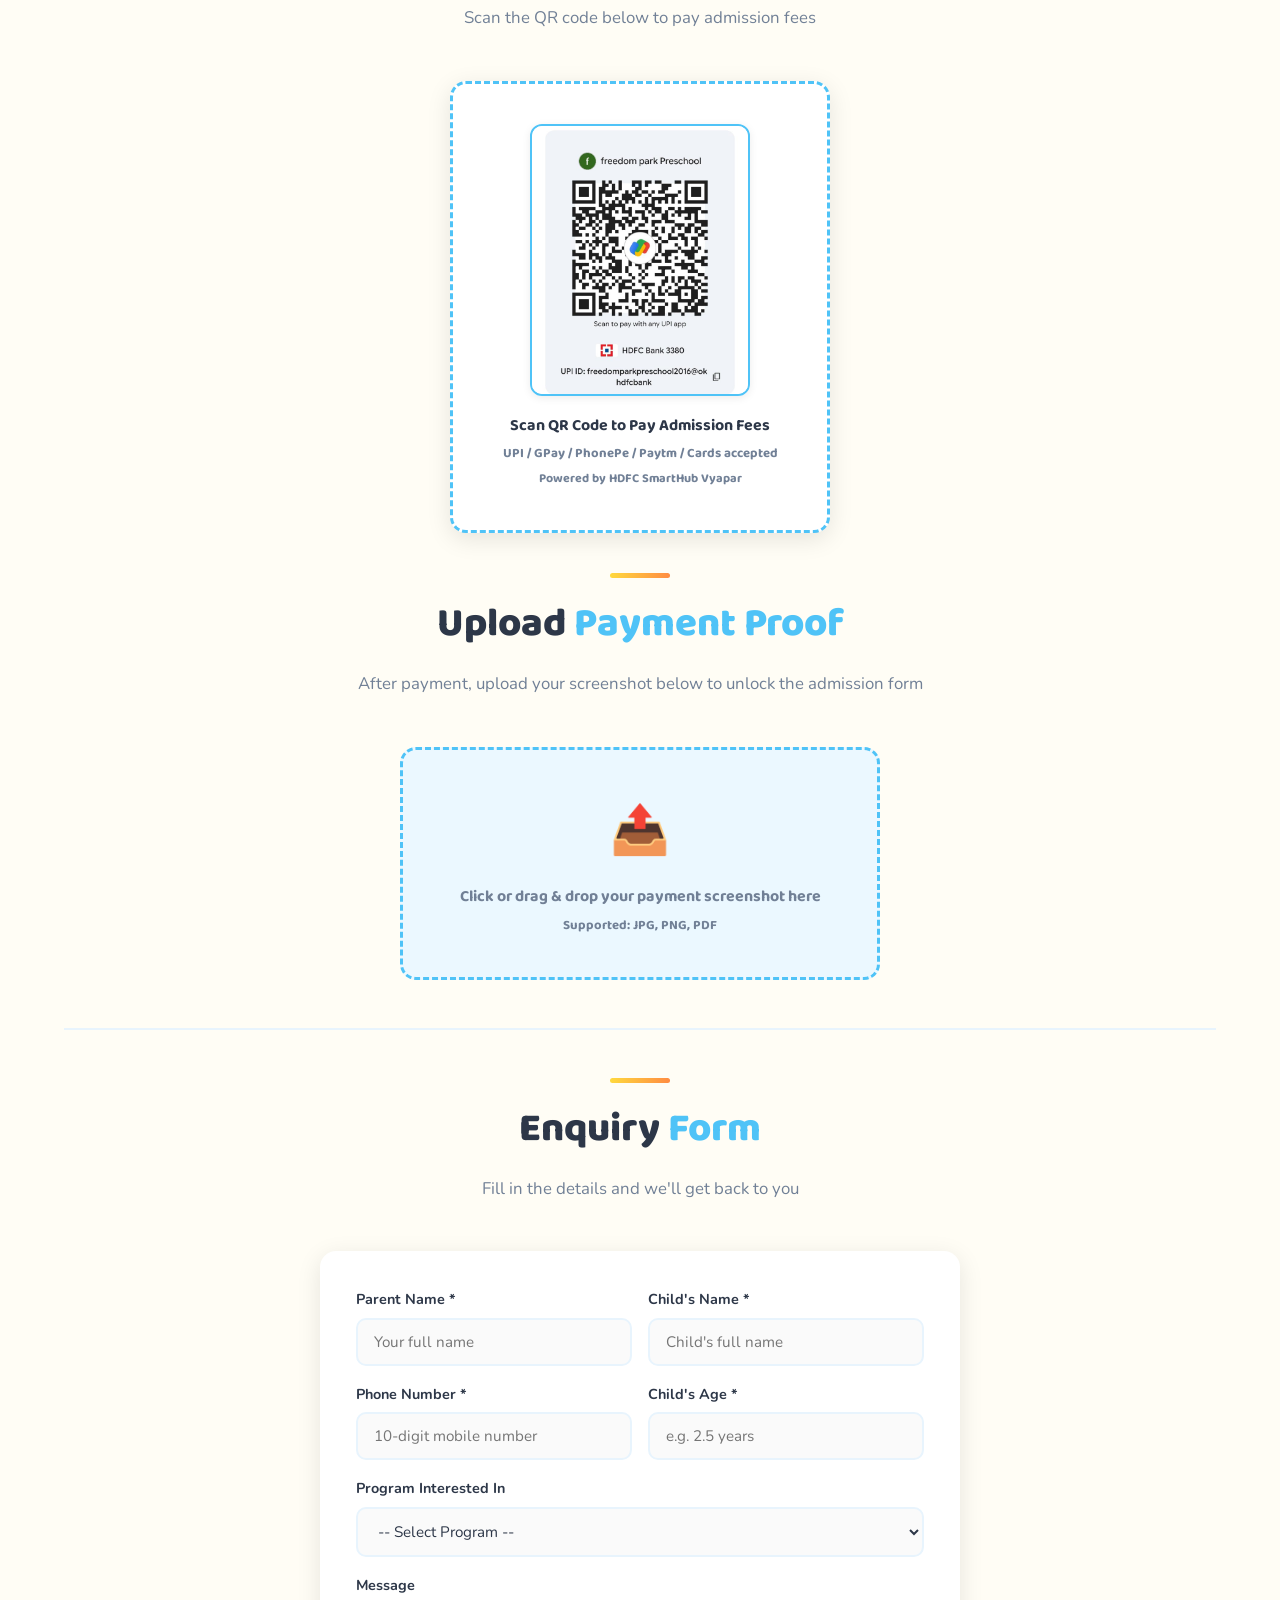
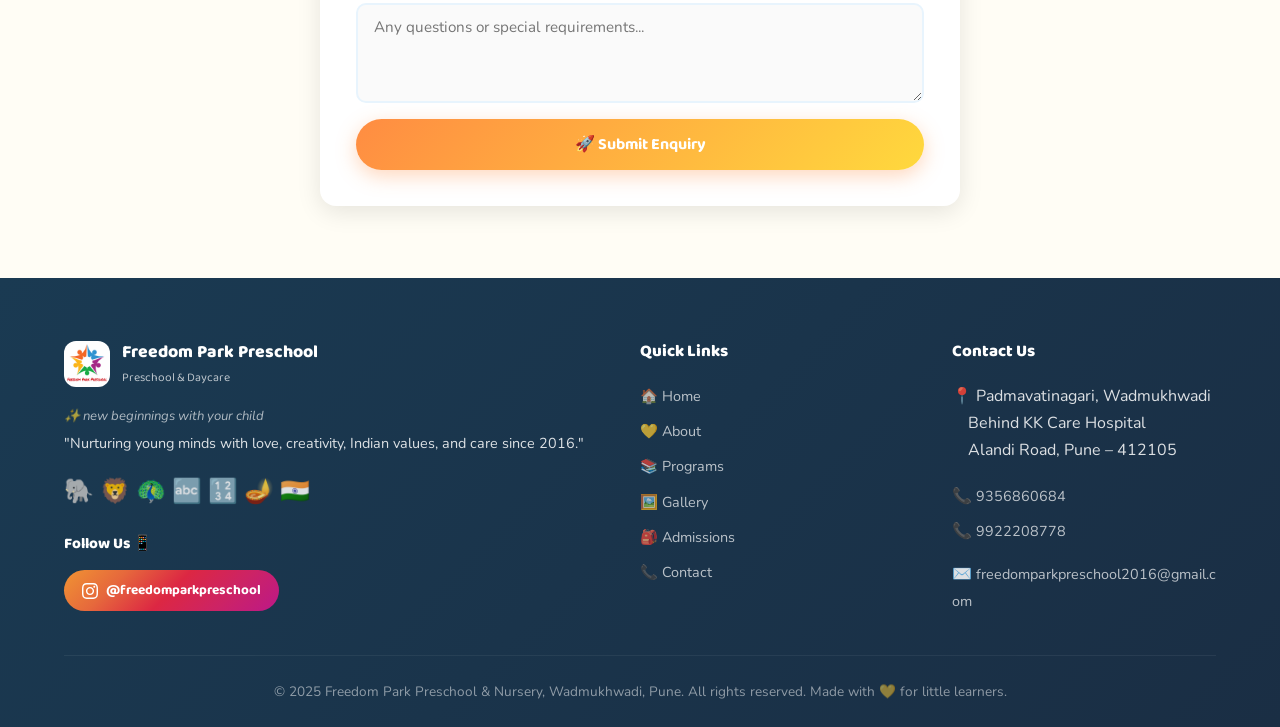
<file: admissions.html>
<!DOCTYPE html>
<html lang="en">
<head>
  <meta charset="UTF-8" />
  <meta name="viewport" content="width=device-width, initial-scale=1.0" />
  <title>Admissions – Freedom Park Preschool & Nursery</title>
  <link rel="stylesheet" href="css/style.css" />
</head>
<body>
  <style>
.page-header {
  padding: 55px 20px !important;
}
</style>

<div id="nav-placeholder"></div>
<div id="notice-placeholder"></div>

<div class="page-header">
  <h1>Admissions 🎒</h1>
  <p>Simple, transparent process — your child's journey starts here</p>
  <div class="breadcrumb"><a href="index.html">Home</a> › Admissions</div>
</div>

<section class="section animate-up">

  <!-- STEPS -->
  <div class="divider"></div>
  <h2 class="section-title">Admission <span>Process</span></h2>
  <p class="section-sub">4 easy steps to join the Freedom Park family</p>
  <div class="steps-row">
    <div class="step-card animate-up">
      <div class="step-num">1</div>
      <div style="font-size:2rem;margin-bottom:10px">📝</div>
      <h4>Fill Enquiry Form</h4><a href="#enquiry-form" style="font-size:0.78rem;color:var(--sky);font-weight:700;margin-top:6px;display:inline-block">↓ Go to Form</a>
    </div>
    <div class="step-card animate-up" style="animation-delay:0.1s">
      <div class="step-num" style="background:linear-gradient(135deg,var(--green),#26A69A)">2</div>
      <div style="font-size:2rem;margin-bottom:10px">🏫</div>
      <h4>Visit School</h4><a href="contact.html" style="font-size:0.78rem;color:var(--sky);font-weight:700;margin-top:6px;display:inline-block">→ Get Directions</a>
    </div>
    <div class="step-card animate-up" style="animation-delay:0.2s">
      <div class="step-num" style="background:linear-gradient(135deg,var(--orange),var(--yellow))">3</div>
      <div style="font-size:2rem;margin-bottom:10px">📁</div>
      <h4>Submit Documents</h4>
    </div>
    <div class="step-card animate-up" style="animation-delay:0.3s">
      <div class="step-num" style="background:linear-gradient(135deg,var(--pink),var(--purple))">4</div>
      <div style="font-size:2rem;margin-bottom:10px">💳</div>
      <h4>Complete Fee Payment</h4>
    </div>
  </div>

  <hr style="border:none;border-top:2px solid var(--border);margin:48px 0" />

  <!-- DOCUMENTS -->
  <div class="divider"></div>
  <h2 class="section-title">Required <span>Documents</span></h2>
  <p class="section-sub">Please keep these handy when visiting</p>
  <div class="docs-grid">
    <div class="doc-item animate-up">
      <span class="doc-icon">🎂</span>
      <span>Birth Certificate</span>
    </div>
    <div class="doc-item animate-up">
      <span class="doc-icon">🪪</span>
      <span>Aadhar Card of Child &amp; Parents</span>
    </div>
    <div class="doc-item animate-up">
      <span class="doc-icon">📷</span>
      <span>4 Passport-size Photos</span>
    </div>
    <div class="doc-item animate-up">
      <span class="doc-icon">📋</span>
      <span>Transfer Certificate (if applicable)</span>
    </div>
    <div class="doc-item animate-up">
      <span class="doc-icon">🏥</span>
      <span>Medical Records</span>
    </div>
  </div>

  <hr style="border:none;border-top:2px solid var(--border);margin:48px 0" />

  <!-- PAYMENT QR -->
  <div class="divider"></div>
  <h2 class="section-title">Fee <span>Payment</span></h2>
  <p class="section-sub">Scan the QR code below to pay admission fees</p>

  <div class="payment-qr-box animate-up">
    <img src="images/1774774051585.jpg" alt="UPI QR Code – HDFC Bank SmartHub Vyapar" style="width:220px;height:auto;border-radius:12px;border:2px solid var(--sky);box-shadow:var(--shadow-sm);" />
    <p style="margin-top:16px">Scan QR Code to Pay Admission Fees</p>
    <p style="color:var(--muted);font-size:0.82rem;margin-top:4px">UPI / GPay / PhonePe / Paytm / Cards accepted</p>
    <p style="color:var(--muted);font-size:0.78rem;margin-top:4px">Powered by HDFC SmartHub Vyapar</p>
  </div>

  <!-- UPLOAD -->
  <div class="divider"></div>
  <h2 class="section-title">Upload <span>Payment Proof</span></h2>
  <p class="section-sub">After payment, upload your screenshot below to unlock the admission form</p>

  <div class="upload-area animate-up" id="upload-area">
    <div style="font-size:3rem">📤</div>
    <p>Click or drag &amp; drop your payment screenshot here</p>
    <p style="font-size:0.82rem;margin-top:4px">Supported: JPG, PNG, PDF</p>
  </div>
  <input type="file" id="payment-proof" accept="image/*,application/pdf" style="display:none" />

  <div style="text-align:center">
    <a id="download-btn" href="pdf/admission-form.pdf" download="Freedom-Park-Admission-Form.pdf" class="btn btn-primary">
      📄 Download Admission Form (PDF)
    </a>
  </div>

  <hr style="border:none;border-top:2px solid var(--border);margin:48px 0" />

  <!-- ENQUIRY FORM -->
  <div class="divider"></div>
  <h2 class="section-title">Enquiry <span>Form</span></h2>
  <p class="section-sub">Fill in the details and we'll get back to you</p>
  <div style="max-width:640px;margin:0 auto;background:var(--card-bg);border-radius:var(--radius);padding:36px;box-shadow:var(--shadow-md);" class="animate-up">
    <form id="enquiry-form" action="https://api.web3forms.com/submit" method="POST">
  <!-- 🔑 Web3Forms Access Key -->
  <input type="hidden" name="access_key" value="1508d957-aa76-413b-acad-d74ea2b1a2d2">

  <!-- Optional hidden fields for clarity -->
    <input type="hidden" name="from_name" value="Freedom Park Preschool">
    <input type="hidden" name="form_name" value="Admissions Enquiry">
    <input type="hidden" name="redirect" value="https://joshiaditi18.github.io/Freedom-Park-Preschool-Nursery/thank-you.html">

  <div class="form-row">
    <div class="form-group">
      <label>Parent Name *</label>
      <input type="text" name="parent_name" placeholder="Your full name" required />
    </div>
    <div class="form-group">
      <label>Child's Name *</label>
      <input type="text" name="child_name" placeholder="Child's full name" required />
    </div>
  </div>

  <div class="form-row">
    <div class="form-group">
      <label>Phone Number *</label>
      <input type="tel" name="phone" placeholder="10-digit mobile number" required />
    </div>
    <div class="form-group">
      <label>Child's Age *</label>
      <input type="text" name="age" placeholder="e.g. 2.5 years" required />
    </div>
  </div>

  <div class="form-group">
    <label>Program Interested In</label>
    <select name="program">
      <option value="">-- Select Program --</option>
      <option>Playgroup (2–3 years)</option>
      <option>Nursery (3–4 years)</option>
      <option>Junior KG (4–5 years)</option>
      <option>Senior KG (5–6 years)</option>
      <option>Daycare (1.5–6 years)</option>
    </select>
  </div>

  <div class="form-group">
    <label>Message</label>
    <textarea name="message" placeholder="Any questions or special requirements..."></textarea>
  </div>

  <button type="submit" class="btn btn-primary" style="width:100%;justify-content:center">
    🚀 Submit Enquiry
  </button>
</form>

  </div>
</section>

<div id="footer-placeholder"></div>
<script src="js/components.js"></script>
<script src="js/script.js"></script>
<script>
  document.addEventListener('DOMContentLoaded', () => {
    const form = document.getElementById('enquiry-form');
    const btn = form.querySelector('button[type="submit"]');

    form.addEventListener('submit', async e => {
      e.preventDefault();

      const formData = new FormData(form);
      const response = await fetch(form.action, {
        method: form.method,
        body: formData
      });

      if (response.ok) {
        btn.textContent = '✅ Enquiry Submitted!';
        btn.style.background = 'linear-gradient(135deg,var(--green),#26A69A)';
        form.reset();
      } else {
        btn.textContent = '❌ Submission Failed';
        btn.style.background = 'linear-gradient(135deg,var(--red),#E53935)';
      }

      setTimeout(() => {
        btn.textContent = '🚀 Submit Enquiry';
        btn.style.background = '';
      }, 3000);
    });
  });
</script>

</body>
</html>
</file>
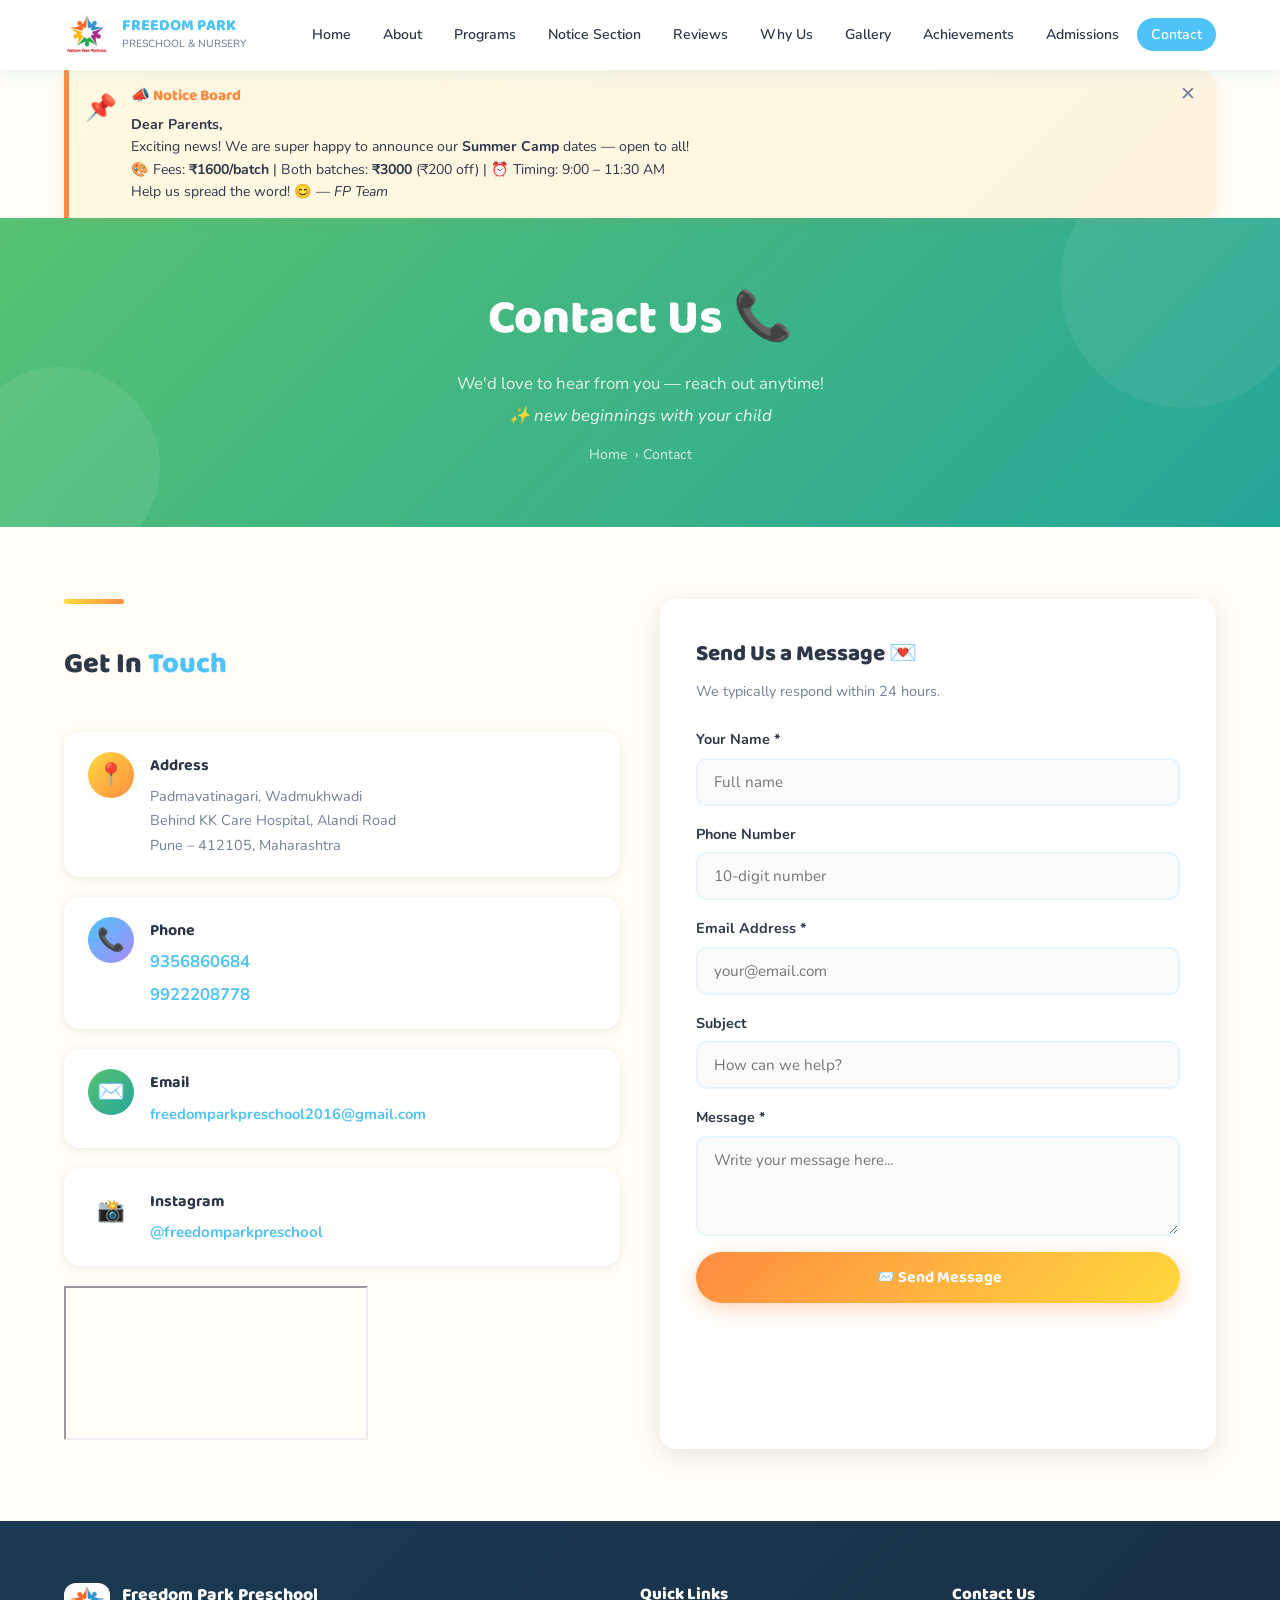
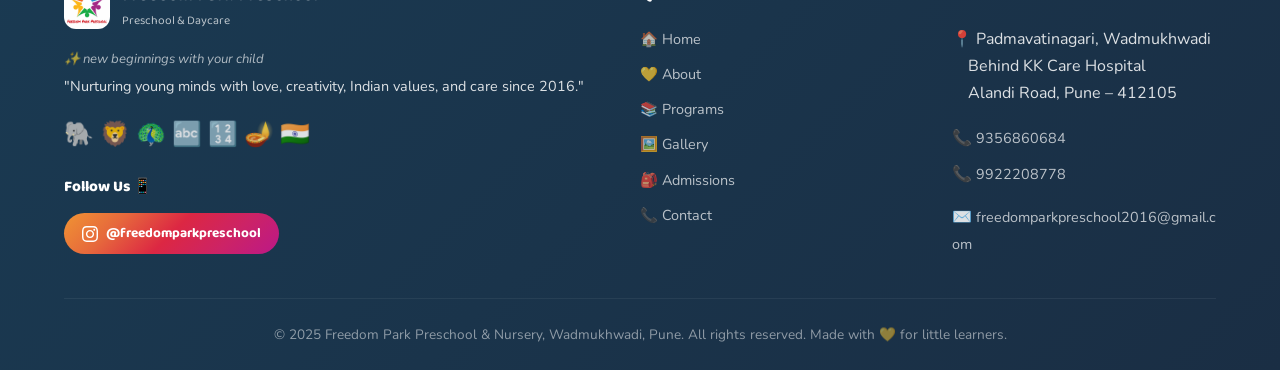
<file: contact.html>
<!DOCTYPE html>
<html lang="en">
<head>
  <meta charset="UTF-8" />
  <meta name="viewport" content="width=device-width, initial-scale=1.0" />
  <title>Contact Us – Freedom Park Preschool & Nursery</title>
  <link rel="stylesheet" href="css/style.css" />
</head>
<body>

<div id="nav-placeholder"></div>
<div id="notice-placeholder"></div>

<div class="page-header" style="background:linear-gradient(135deg,#56C271 0%,#26A69A 100%)">
  <h1>Contact Us 📞</h1>
  <p>We'd love to hear from you — reach out anytime!</p>
  <p style="margin-top:4px;font-style:italic;opacity:0.9">✨ new beginnings with your child</p>
  <div class="breadcrumb"><a href="index.html">Home</a> › Contact</div>
</div>

<section class="section animate-up">
  <div class="contact-grid">

    <!-- Info + Map -->
    <div class="contact-info animate-up">
      <div class="divider" style="margin:0 0 16px"></div>
      <h2 class="section-title" style="text-align:left;font-size:1.8rem;margin-bottom:24px">Get In <span>Touch</span></h2>

      <div class="contact-item">
        <div class="contact-icon ci-1">📍</div>
        <div>
          <strong style="font-family:var(--font-head);font-size:1rem">Address</strong>
          <p style="color:var(--muted);font-size:0.9rem;margin-top:4px">Padmavatinagari, Wadmukhwadi<br>Behind KK Care Hospital, Alandi Road<br>Pune – 412105, Maharashtra</p>
        </div>
      </div>

      <div class="contact-item">
        <div class="contact-icon ci-2">📞</div>
        <div>
          <strong style="font-family:var(--font-head);font-size:1rem">Phone</strong>
          <p style="margin-top:4px"><a href="tel:9356860684" style="color:var(--sky);font-weight:700;font-size:1.05rem">9356860684</a></p>
          <p style="margin-top:4px"><a href="tel:9922208778" style="color:var(--sky);font-weight:700;font-size:1.05rem">9922208778</a></p>
        </div>
      </div>

      <div class="contact-item">
        <div class="contact-icon ci-3">✉️</div>
        <div>
          <strong style="font-family:var(--font-head);font-size:1rem">Email</strong>
          <p style="margin-top:4px"><a href="mailto:freedomparkpreschool2016@gmail.com" style="color:var(--sky);font-weight:700;font-size:0.92rem;word-break:break-all">freedomparkpreschool2016@gmail.com</a></p>
        </div>
      </div>

      <!-- Instagram -->
      <div class="contact-item">
  <div class="contact-icon ci-4">📸</div>
  <div>
    <strong style="font-family:var(--font-head);font-size:1rem">Instagram</strong>
    <p style="margin-top:4px">
      <a href="https://www.instagram.com/freedomparkpreschool?igsh=bWRucmp4anV0ZnMy" 
         target="_blank" rel="noopener" 
         style="color:var(--sky);font-weight:700;font-size:0.95rem;">
         @freedomparkpreschool
      </a>
    </p>
  </div>
</div>

      <!-- Map on Right -->
      <div class="map-container">
        <iframe
          src="https://www.google.com/maps/embed?pb=!1m18!1m12!1m3!1d3780.5!2d73.8835634!3d18.654807!2m3!1f0!2f0!3f0!3m2!1i1024!2i768!4f13.1!3m3!1m2!1s0x3bc2c754126182fd%3A0xa85544225213eab5!2sFreedom%20Park%20Pre%20School%20%26%20Nursery!5e0!3m2!1sen!2sin!4v1700000000000!5m2!1sen!2sin"
          allowfullscreen=""
          loading="lazy"
          referrerpolicy="no-referrer-when-downgrade"
          title="Freedom Park Preschool – Alandi, Pune"
        ></iframe>
      </div>

    </div>

    <!-- Contact Form -->
    <!-- Contact Form -->
<div class="contact-form animate-up" style="animation-delay:0.15s">
  <h3 style="font-family:var(--font-head);font-weight:800;font-size:1.4rem;margin-bottom:6px">Send Us a Message 💌</h3>
  <p style="color:var(--muted);font-size:0.9rem;margin-bottom:24px">We typically respond within 24 hours.</p>
  
  <!-- ✅ Only one form -->
  <form id="enquiry-form" action="https://api.web3forms.com/submit" method="POST">
    <input type="hidden" name="access_key" value="1508d957-aa76-413b-acad-d74ea2b1a2d2">
    <!-- Optional hidden fields for clarity -->
    <input type="hidden" name="from_name" value="Freedom Park Preschool">
    <input type="hidden" name="form_name" value="Admissions Enquiry">
    <input type="hidden" name="redirect" value="https://joshiaditi18.github.io/Freedom-Park-Preschool-Nursery/thank-you.html">

    <div class="form-group">
      <label>Your Name *</label>
      <input type="text" name="name" placeholder="Full name" required />
    </div>

    <div class="form-group">
      <label>Phone Number</label>
      <input type="tel" name="phone" placeholder="10-digit number" />
    </div>

    <div class="form-group">
      <label>Email Address *</label>
      <input type="email" name="email" placeholder="your@email.com" required />
    </div>

    <div class="form-group">
      <label>Subject</label>
      <input type="text" name="subject" placeholder="How can we help?" />
    </div>

    <div class="form-group">
      <label>Message *</label>
      <textarea name="message" placeholder="Write your message here..." required></textarea>
    </div>

    <button type="submit" class="btn btn-primary" style="width:100%;justify-content:center">📨 Send Message</button>
  </form>
</div>

</section>

<div id="footer-placeholder"></div>
<script src="js/components.js"></script>
<script src="js/script.js"></script>
<script>
  document.addEventListener('DOMContentLoaded', () => {
    const form = document.getElementById('enquiry-form');
    const btn = form.querySelector('button[type="submit"]');

    form.addEventListener('submit', async e => {
      e.preventDefault();

      const formData = new FormData(form);
      const response = await fetch(form.action, {
        method: form.method,
        body: formData
      });

      if (response.ok) {
        btn.textContent = '✅ Enquiry Submitted!';
        btn.style.background = 'linear-gradient(135deg,var(--green),#26A69A)';
        form.reset();
      } else {
        btn.textContent = '❌ Submission Failed';
        btn.style.background = 'linear-gradient(135deg,var(--red),#E53935)';
      }

      setTimeout(() => {
        btn.textContent = '🚀 Submit Enquiry';
        btn.style.background = '';
      }, 3000);
    });
  });
</script>
</body>
</html>
</file>
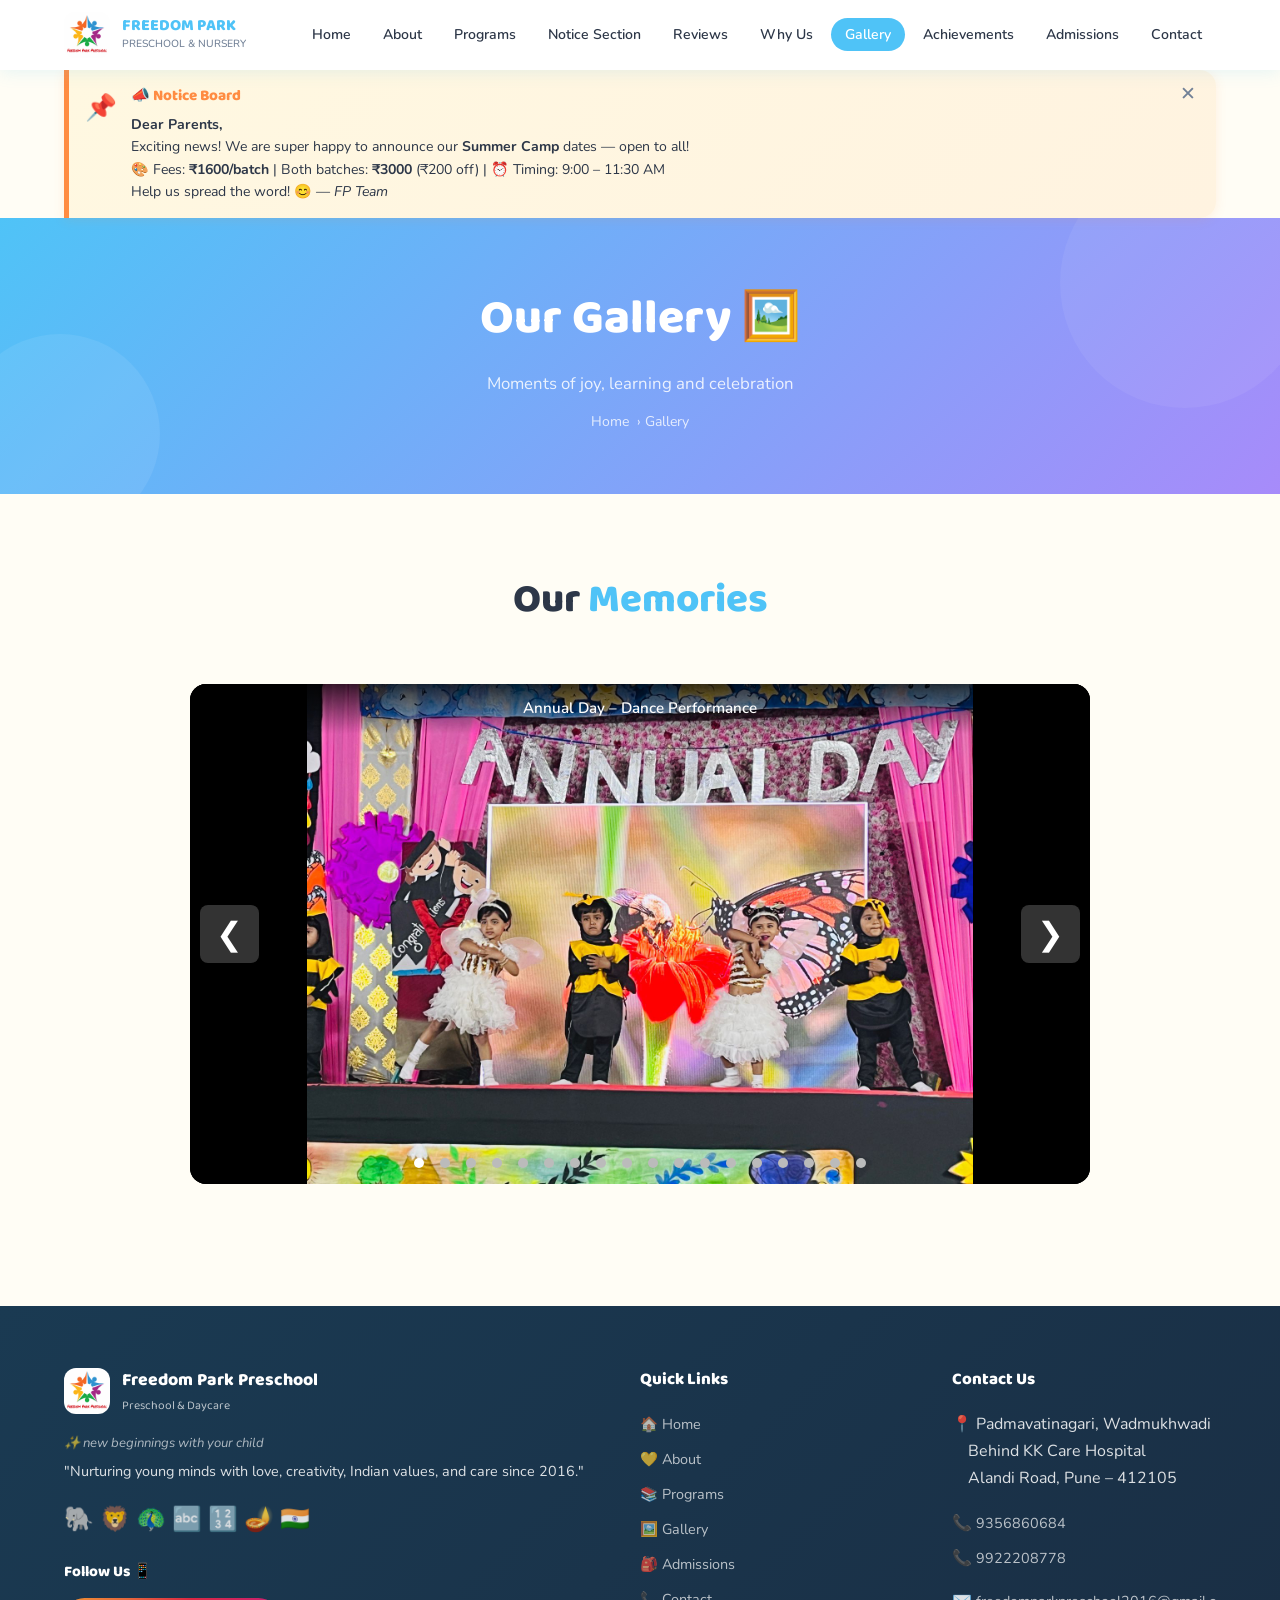
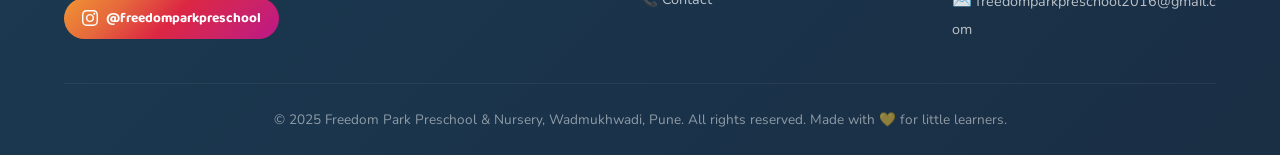
<file: gallery.html>
<!DOCTYPE html>
<html lang="en">
<head>
<meta charset="UTF-8" />
<meta name="viewport" content="width=device-width, initial-scale=1.0" />
<title>Gallery – Freedom Park Preschool & Nursery</title>

<link rel="stylesheet" href="css/style.css" />

<style>

/* 🔥 MAIN SLIDER */
.main-slider {
  position: relative;
  max-width: 900px;
  margin: 50px auto;
  overflow: hidden;
  border-radius: var(--radius);
  background: #000;
}

.slider-track {
  display: flex;
  transition: transform 0.5s ease;
}

.slide {
  min-width: 100%;
  position: relative;
}

.slide img {
  width: 100%;
  height: 500px;
  object-fit: contain;
  background: #000;
}

/* 🔥 TOP CAPTION */
.slide-caption {
  position: absolute;
  top: 0;                  /* 👈 TOP POSITION */
  left: 0;
  right: 0;
  padding: 12px;
  font-size: 0.95rem;
  font-weight: 600;
  color: #fff;
  text-align: center;
  background: linear-gradient(rgba(0,0,0,0.75), transparent);
}

/* 🔘 BUTTONS */
.slider-btn {
  position: absolute;
  top: 50%;
  transform: translateY(-50%);
  background: rgba(255,255,255,0.2);
  border: none;
  color: white;
  font-size: 2rem;
  padding: 10px 16px;
  cursor: pointer;
  border-radius: 8px;
}

.prev { left: 10px; }
.next { right: 10px; }

/* 🔵 DOTS */
.slider-dots {
  position: absolute;
  bottom: 12px;
  width: 100%;
  text-align: center;
}

.slider-dots span {
  display: inline-block;
  width: 10px;
  height: 10px;
  margin: 4px;
  background: #bbb;
  border-radius: 50%;
  cursor: pointer;
}

.slider-dots .active {
  background: #fff;
}

</style>
</head>

<body>

<div id="nav-placeholder"></div>
<div id="notice-placeholder"></div>

<div class="page-header">
  <h1>Our Gallery 🖼️</h1>
  <p>Moments of joy, learning and celebration</p>
  <div class="breadcrumb"><a href="index.html">Home</a> › Gallery</div>
</div>

<section class="section animate-up">
  <h2 class="section-title">Our <span>Memories</span></h2>

  <div class="main-slider">

    <div class="slider-track" id="sliderTrack">

      <div class="slide">
        <img src="images/annual1.jpeg">
        <div class="slide-caption">Annual Day – Dance Performance</div>
      </div>

      <div class="slide">
        <img src="images/annual2.jpeg">
        <div class="slide-caption">Nature Theme Stage</div>
      </div>

      <div class="slide">
        <img src="images/annual3.jpeg">
        <div class="slide-caption">Cultural Dance</div>
      </div>

      <div class="slide">
        <img src="images/holi1.jpeg">
        <div class="slide-caption">Holi Celebration</div>
      </div>

      <div class="slide">
        <img src="images/christmas1.jpeg">
        <div class="slide-caption">Christmas Celebration</div>
      </div>

      <div class="slide">
        <img src="images/sankranti.jpeg">
        <div class="slide-caption">Makar Sankranti</div>
      </div>

      <div class="slide">
        <img src="images/ekadashi1.jpeg">
        <div class="slide-caption">Wari Festival</div>
      </div>

      <div class="slide">
        <img src="images/bazaar1.jpeg">
        <div class="slide-caption">Annual Bazaar</div>
      </div>

      <div class="slide">
        <img src="images/sports1.jpeg">
        <div class="slide-caption">Sports Activity</div>
      </div>
       <div class="slide">
        <img src="images/ekadashi2.jpeg">
        <div class="slide-caption">Ekadashi</div>
      </div>
       <div class="slide">
        <img src="images/ganeshjayanti4.jpeg">
        <div class="slide-caption">Ganesh Jayanti</div>
      </div>
       <div class="slide">
        <img src="images/janmasatmi6.jpeg">
        <div class="slide-caption">Janmasatmi</div>
      </div>
       <div class="slide">
        <img src="images/pola4.jpeg">
        <div class="slide-caption">Pola</div>
      </div>
      <div class="slide">
        <img src="images/rangoli.jpeg">
        <div class="slide-caption">Rangoli</div>
      </div>
      <div class="slide">
        <img src="images/republic1.jpeg">
        <div class="slide-caption">Republic Day</div>
      </div>
      <div class="slide">
        <img src="images/sankranti.jpeg">
        <div class="slide-caption">Makar Sankranti</div>
      </div>
      <div class="slide">
        <img src="images/yellow-day.jpeg">
        <div class="slide-caption">Activity</div>
      </div>
      <div class="slide">
        <img src="images/yoga.jpeg">
        <div class="slide-caption">Yoga</div>
      </div>

    </div>

    <!-- BUTTONS -->
    <button class="slider-btn prev" onclick="moveSlide(-1)">❮</button>
    <button class="slider-btn next" onclick="moveSlide(1)">❯</button>

    <!-- DOTS -->
    <div class="slider-dots" id="dots"></div>

  </div>
</section>

<div id="footer-placeholder"></div>

<script src="js/components.js"></script>
<script src="js/script.js"></script>

<script>

let index = 0;
const track = document.getElementById("sliderTrack");
const slides = document.querySelectorAll(".slide");
const dotsContainer = document.getElementById("dots");

// CREATE DOTS
slides.forEach((_, i) => {
  const dot = document.createElement("span");
  dot.onclick = () => goToSlide(i);
  dotsContainer.appendChild(dot);
});

function updateSlider() {
  track.style.transform = `translateX(-${index * 100}%)`;

  document.querySelectorAll(".slider-dots span")
    .forEach(dot => dot.classList.remove("active"));

  document.querySelectorAll(".slider-dots span")[index]
    .classList.add("active");
}

function moveSlide(step) {
  index = (index + step + slides.length) % slides.length;
  updateSlider();
}

function goToSlide(i) {
  index = i;
  updateSlider();
}

// AUTO PLAY
setInterval(() => {
  moveSlide(1);
}, 4000);

updateSlider();

</script>

</body>
</html>
</file>
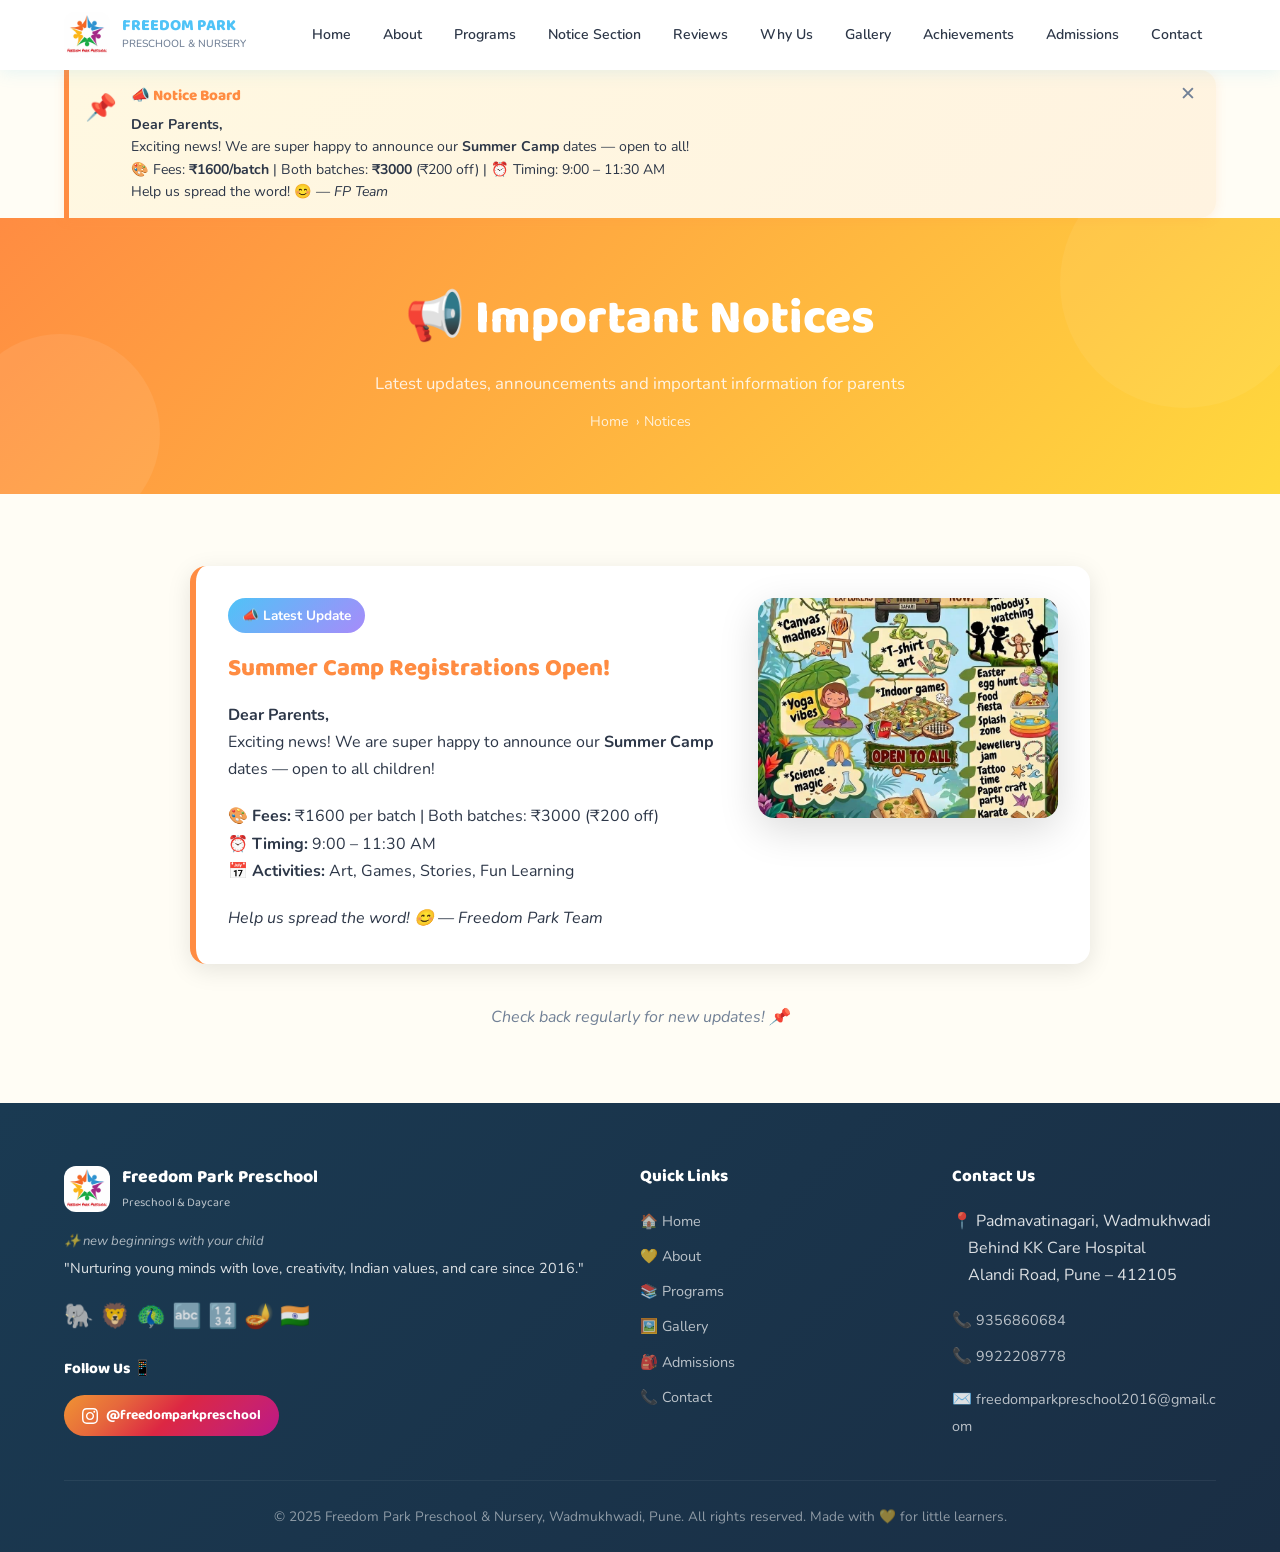
<file: notices.html>
<!DOCTYPE html>
<html lang="en">
<head>
  <meta charset="UTF-8" />
  <meta name="viewport" content="width=device-width, initial-scale=1.0" />
  <title>Notices & Important Updates – Freedom Park Preschool & Nursery</title>
  <link rel="stylesheet" href="css/style.css" />
  <style>
    .notice-grid { max-width: 900px; margin: 0 auto; }
    .notice-card {
      background: var(--card-bg);
      border-left: 6px solid var(--orange);
      border-radius: var(--radius);
      padding: 32px;
      margin-bottom: 32px;
      box-shadow: var(--shadow-md);
      display: grid;
      grid-template-columns: 1fr 300px;
      gap: 32px;
      align-items: start;
    }
    .notice-main { }
    .notice-img-large {
      width: 100%; height: 220px;
      object-fit: cover;
      border-radius: var(--radius);
      box-shadow: var(--shadow-lg);
    }
    .notice-date {
      background: linear-gradient(135deg, var(--sky), var(--purple));
      color: var(--white);
      padding: 6px 14px;
      border-radius: 50px;
      font-size: 0.85rem;
      font-weight: 700;
      display: inline-block;
      margin-bottom: 16px;
    }
    .notice-title {
      font-family: var(--font-head);
      font-weight: 800;
      font-size: 1.5rem;
      color: var(--orange);
      margin-bottom: 12px;
    }
    @media (max-width: 768px) {
      .notice-card { grid-template-columns: 1fr; gap: 24px; }
      .notice-img-large { height: 180px; }
    }
  </style>
</head>
<body>

<div id="nav-placeholder"></div>
<div id="notice-placeholder"></div>

<div class="page-header" style="background: linear-gradient(135deg, var(--orange), var(--yellow));">
  <h1>📢 Important Notices</h1>
  <p>Latest updates, announcements and important information for parents</p>
  <div class="breadcrumb"><a href="index.html">Home</a> › Notices</div>
</div>

<section class="section">
  <div class="notice-grid">
    
    <!-- Summer Camp Notice -->
    <article class="notice-card animate-up">
      <div class="notice-main">
        <div class="notice-date">📣 Latest Update</div>
        <h2 class="notice-title">Summer Camp Registrations Open!</h2>
        <p><strong>Dear Parents,</strong></p>
        <p>Exciting news! We are super happy to announce our <strong>Summer Camp</strong> dates — open to all children!</p>
        <ul style="color: var(--text); font-size: 1rem; margin: 20px 0;">
          <li>🎨 <strong>Fees:</strong> ₹1600 per batch | Both batches: ₹3000 (₹200 off)</li>
          <li>⏰ <strong>Timing:</strong> 9:00 – 11:30 AM</li>
          <li>📅 <strong>Activities:</strong> Art, Games, Stories, Fun Learning</li>
        </ul>
        <p><em>Help us spread the word! 😊 — Freedom Park Team</em></p>
      </div>
      <img src="images/SummerCamp.jpeg" alt="Summer Camp Activities" class="notice-img-large">
    </article>

  </div>
  <div style="text-align: center; margin-top: 40px;">
    <p style="color: var(--muted); font-style: italic;">Check back regularly for new updates! 📌</p>
  </div>
</section>

<div id="footer-placeholder"></div>

<script src="js/components.js"></script>
<script src="js/script.js"></script>
</body>
</html>
</file>
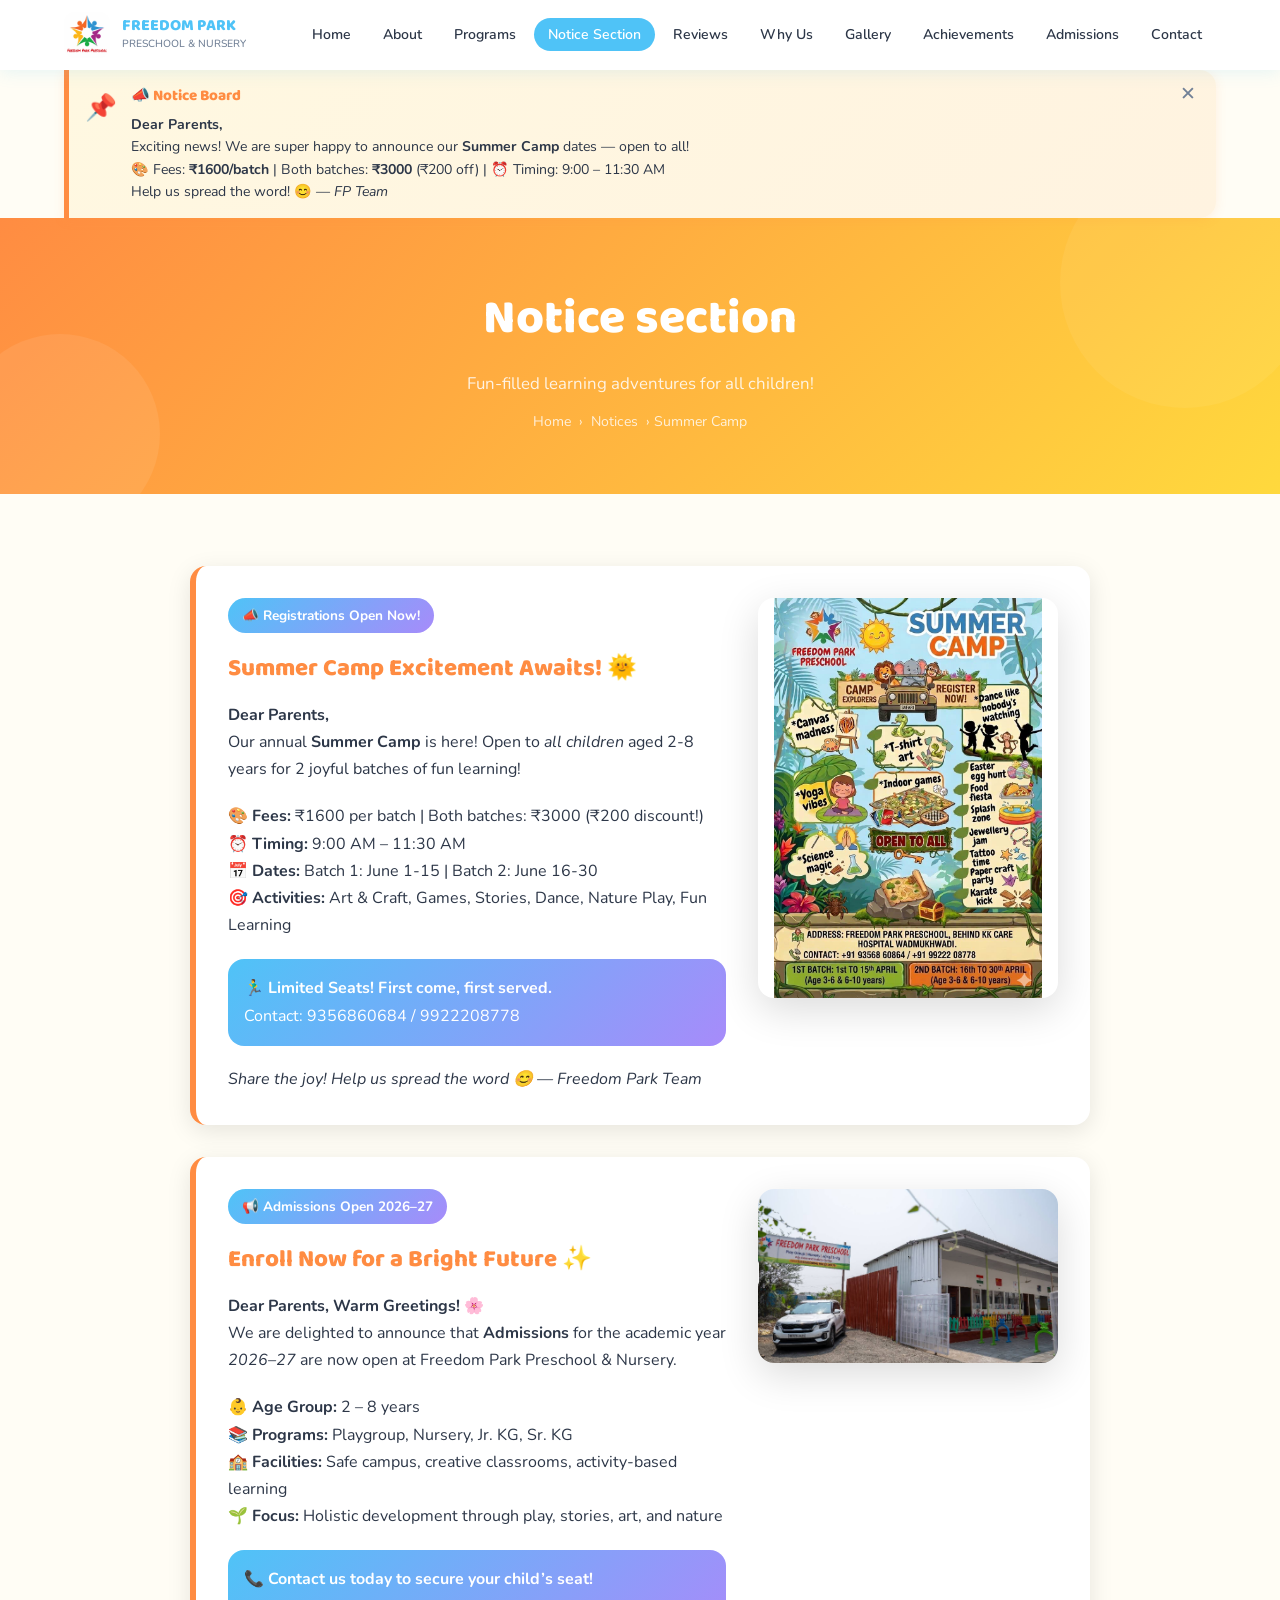
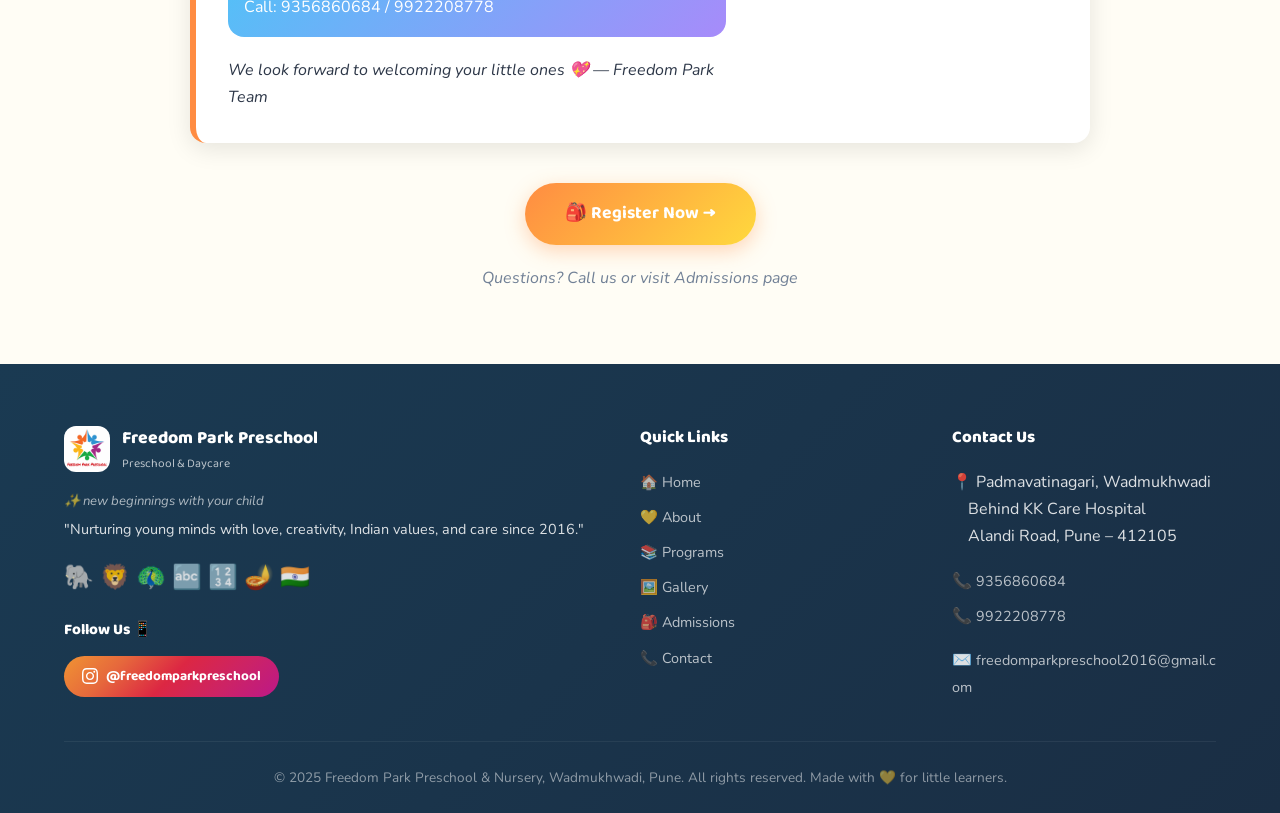
<file: Noticesection.html>
<!DOCTYPE html>
<html lang="en">
<head>
  <meta charset="UTF-8" />
  <meta name="viewport" content="width=device-width, initial-scale=1.0" />
  <title>Notice Section – Freedom Park Preschool & Nursery</title>
  <link rel="stylesheet" href="css/style.css" />
  <style>
    .notice-grid { max-width: 900px; margin: 0 auto; }
    .notice-card {
      background: var(--card-bg);
      border-left: 6px solid var(--orange);
      border-radius: var(--radius);
      padding: 32px;
      margin-bottom: 32px;
      box-shadow: var(--shadow-md);
      display: grid;
      grid-template-columns: 1fr 300px;
      gap: 32px;
      align-items: start;
    }
    .notice-main { }
    .notice-img-large {
  width: 100%;
  height: auto;          /* keeps aspect ratio */
  object-fit: contain;   /* shows full image */
  border-radius: var(--radius);
  box-shadow: var(--shadow-lg);
  display: block;
  margin: 0 auto;
  max-height: 600px;     /* ✅ increase from 400px to 600px */
}

    .notice-img-large {
  width: 100%;
  height: auto;              /* ✅ allows full image visibility */
  object-fit: contain;       /* ✅ ensures the whole image fits without cropping */
  border-radius: var(--radius);
  box-shadow: var(--shadow-lg);
  display: block;
  margin: 0 auto;            /* ✅ centers the image */
  max-height: 400px;         /* optional: prevents it from getting too tall */
}
    .notice-date {
      background: linear-gradient(135deg, var(--sky), var(--purple));
      color: var(--white);
      padding: 6px 14px;
      border-radius: 50px;
      font-size: 0.85rem;
      font-weight: 700;
      display: inline-block;
      margin-bottom: 16px;
    }
    .notice-title {
      font-family: var(--font-head);
      font-weight: 800;
      font-size: 1.5rem;
      color: var(--orange);
      margin-bottom: 12px;
    }
   @media (max-width: 768px) {
  .notice-img-large {
    max-height: 300px;       /* ✅ keeps mobile layout balanced */
  }
}
  </style>
</head>
<body>

<div id="nav-placeholder"></div>
<div id="notice-placeholder"></div>

<div class="page-header" style="background: linear-gradient(135deg, var(--orange), var(--yellow));">
  <h1>Notice section</h1>
  <p>Fun-filled learning adventures for all children!</p>
  <div class="breadcrumb"><a href="index.html">Home</a> › <a href="notices.html">Notices</a> › Summer Camp</div>
</div>

<section class="section">
  <div class="notice-grid">
    
    <!-- Summer Camp Notice - Full Featured -->
    <article class="notice-card animate-up">
      <div class="notice-main">
        <div class="notice-date">📣 Registrations Open Now!</div>
        <h2 class="notice-title">Summer Camp Excitement Awaits! 🌞</h2>
        <p><strong>Dear Parents,</strong></p>
        <p>Our annual <strong>Summer Camp</strong> is here! Open to <em>all children</em> aged 2-8 years for 2 joyful batches of fun learning!</p>
        <ul style="color: var(--text); font-size: 1rem; margin: 20px 0;">
          <li>🎨 <strong>Fees:</strong> ₹1600 per batch | Both batches: ₹3000 (₹200 discount!)</li>
          <li>⏰ <strong>Timing:</strong> 9:00 AM – 11:30 AM</li>
          <li>📅 <strong>Dates:</strong> Batch 1: June 1-15 | Batch 2: June 16-30</li>
          <li>🎯 <strong>Activities:</strong> Art & Craft, Games, Stories, Dance, Nature Play, Fun Learning</li>
        </ul>
        <p style="background: linear-gradient(135deg, var(--sky), var(--purple)); color: var(--white); padding: 16px; border-radius: var(--radius); margin: 20px 0;">
          <strong>🏃‍♂️ Limited Seats! First come, first served.</strong><br>
          Contact: 9356860684 / 9922208778
        </p>
        <p><em>Share the joy! Help us spread the word 😊 — Freedom Park Team</em></p>
      </div>
      <img src="images/SummerCamp.jpeg" alt="Summer Camp Activities at Freedom Park Preschool" class="notice-img-large">
    </article>

    <!-- Admissions Notice - Full Featured -->
<article class="notice-card animate-up">
  <div class="notice-main">
    <div class="notice-date">📢 Admissions Open 2026–27</div>
    <h2 class="notice-title">Enroll Now for a Bright Future ✨</h2>
    <p><strong>Dear Parents, Warm Greetings! 🌸</strong></p>
    <p>We are delighted to announce that <strong>Admissions</strong> for the academic year <em>2026–27</em> are now open at Freedom Park Preschool & Nursery.</p>
    <ul style="color: var(--text); font-size: 1rem; margin: 20px 0;">
      <li>👶 <strong>Age Group:</strong> 2 – 8 years</li>
      <li>📚 <strong>Programs:</strong> Playgroup, Nursery, Jr. KG, Sr. KG</li>
      <li>🏫 <strong>Facilities:</strong> Safe campus, creative classrooms, activity-based learning</li>
      <li>🌱 <strong>Focus:</strong> Holistic development through play, stories, art, and nature</li>
    </ul>
    <p style="background: linear-gradient(135deg, var(--sky), var(--purple)); color: var(--white); padding: 16px; border-radius: var(--radius); margin: 20px 0;">
      <strong>📞 Contact us today to secure your child’s seat!</strong><br>
      Call: 9356860684 / 9922208778
    </p>
    <p><em>We look forward to welcoming your little ones 💖 — Freedom Park Team</em></p>
  </div>
  <img src="images/Screenshot 2026-03-29 142215.png" alt="Admissions Open 2026–27 at Freedom Park Preschool" class="notice-img-large">
  
</article>


  </div>
  <div style="text-align: center; margin-top: 40px;">
    <a href="contact.html" class="btn btn-primary" style="font-size: 1.1rem; padding: 16px 40px;">🎒 Register Now →</a>
    <p style="color: var(--muted); font-style: italic; margin-top: 20px;">Questions? Call us or visit Admissions page</p>
  </div>
</section>

<div id="footer-placeholder"></div>

<script src="js/components.js"></script>
<script src="js/script.js"></script>
</body>
</html>
</file>
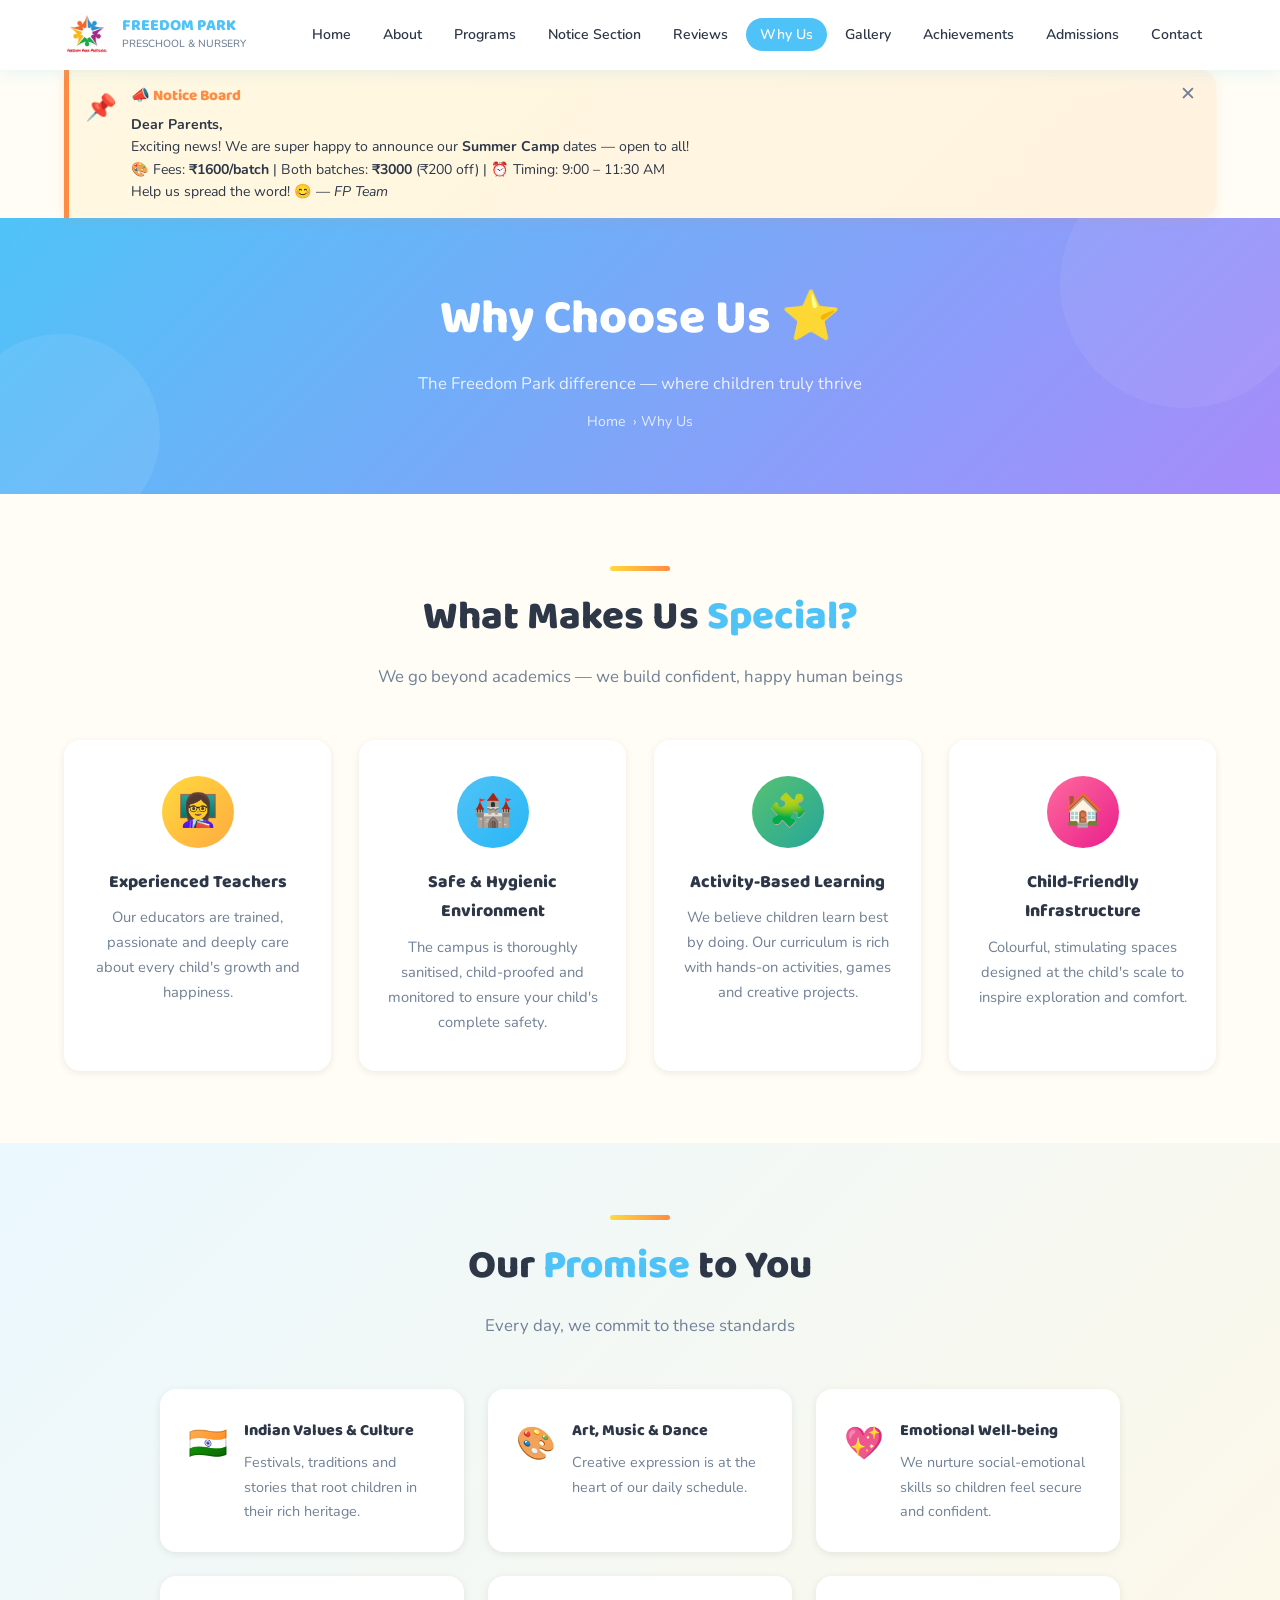
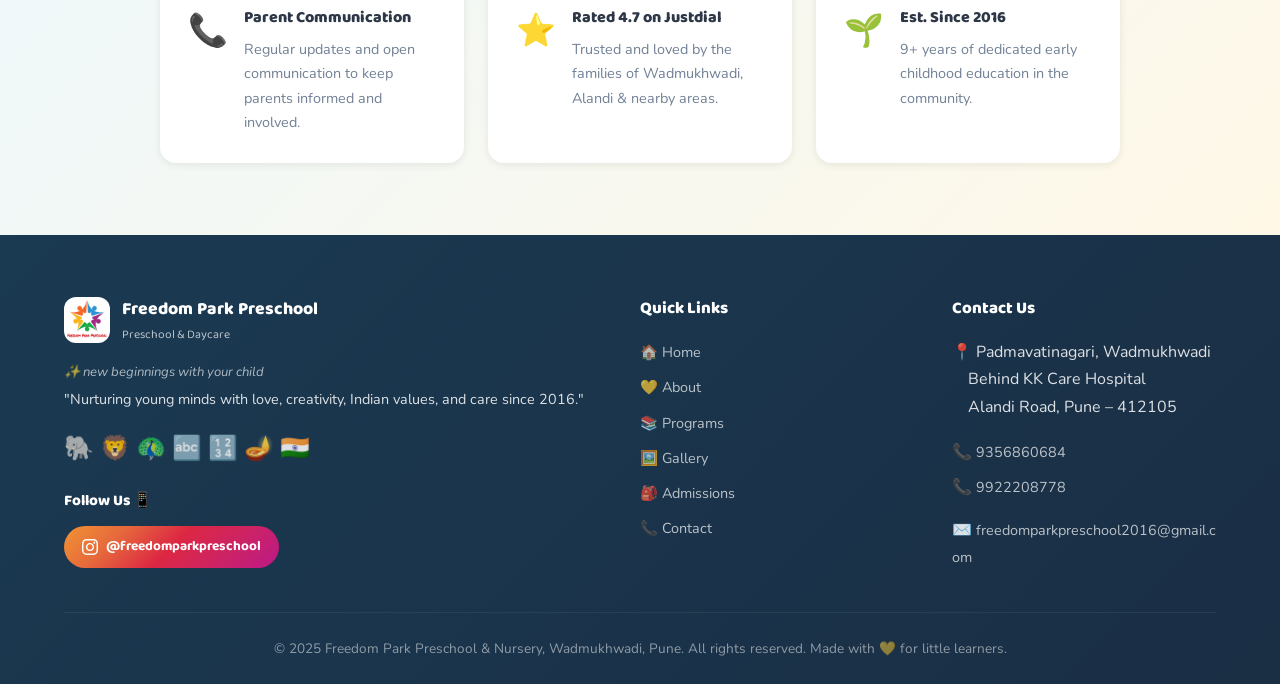
<file: whyus.html>
<!DOCTYPE html>
<html lang="en">
<head>
  <meta charset="UTF-8" />
  <meta name="viewport" content="width=device-width, initial-scale=1.0" />
  <title>Why Choose Us – Freedom Park Preschool & Nursery</title>
  <link rel="stylesheet" href="css/style.css" />
</head>
<body>

<div id="nav-placeholder"></div>
<div id="notice-placeholder"></div>

<div class="page-header">
  <h1>Why Choose Us ⭐</h1>
  <p>The Freedom Park difference — where children truly thrive</p>
  <div class="breadcrumb"><a href="index.html">Home</a> › Why Us</div>
</div>

<section class="section animate-up">
  <div class="divider"></div>
  <h2 class="section-title">What Makes Us <span>Special?</span></h2>
  <p class="section-sub">We go beyond academics — we build confident, happy human beings</p>
  <div class="why-grid">
    <div class="why-card animate-up">
      <div class="why-icon">👩‍🏫</div>
      <h3>Experienced Teachers</h3>
      <p style="color:var(--muted);font-size:0.92rem">Our educators are trained, passionate and deeply care about every child's growth and happiness.</p>
    </div>
    <div class="why-card animate-up">
      <div class="why-icon">🏰</div>
      <h3>Safe &amp; Hygienic Environment</h3>
      <p style="color:var(--muted);font-size:0.92rem">The campus is thoroughly sanitised, child-proofed and monitored to ensure your child's complete safety.</p>
    </div>
    <div class="why-card animate-up">
      <div class="why-icon">🧩</div>
      <h3>Activity-Based Learning</h3>
      <p style="color:var(--muted);font-size:0.92rem">We believe children learn best by doing. Our curriculum is rich with hands-on activities, games and creative projects.</p>
    </div>
    <div class="why-card animate-up">
      <div class="why-icon">🏠</div>
      <h3>Child-Friendly Infrastructure</h3>
      <p style="color:var(--muted);font-size:0.92rem">Colourful, stimulating spaces designed at the child's scale to inspire exploration and comfort.</p>
    </div>
  </div>
</section>

<!-- Extra highlights -->
<section class="section section-alt animate-up">
  <div class="divider"></div>
  <h2 class="section-title">Our <span>Promise</span> to You</h2>
  <p class="section-sub">Every day, we commit to these standards</p>
  <div style="display:grid;grid-template-columns:repeat(auto-fit,minmax(260px,1fr));gap:24px;max-width:960px;margin:0 auto">
    <div style="background:var(--card-bg);border-radius:var(--radius);padding:28px;box-shadow:var(--shadow-sm);display:flex;align-items:flex-start;gap:16px;" class="animate-up">
      <span style="font-size:2rem">🇮🇳</span>
      <div><h4 style="font-family:var(--font-head);font-weight:800;margin-bottom:6px">Indian Values &amp; Culture</h4><p style="color:var(--muted);font-size:0.9rem">Festivals, traditions and stories that root children in their rich heritage.</p></div>
    </div>
    <div style="background:var(--card-bg);border-radius:var(--radius);padding:28px;box-shadow:var(--shadow-sm);display:flex;align-items:flex-start;gap:16px;" class="animate-up">
      <span style="font-size:2rem">🎨</span>
      <div><h4 style="font-family:var(--font-head);font-weight:800;margin-bottom:6px">Art, Music &amp; Dance</h4><p style="color:var(--muted);font-size:0.9rem">Creative expression is at the heart of our daily schedule.</p></div>
    </div>
    <div style="background:var(--card-bg);border-radius:var(--radius);padding:28px;box-shadow:var(--shadow-sm);display:flex;align-items:flex-start;gap:16px;" class="animate-up">
      <span style="font-size:2rem">💖</span>
      <div><h4 style="font-family:var(--font-head);font-weight:800;margin-bottom:6px">Emotional Well-being</h4><p style="color:var(--muted);font-size:0.9rem">We nurture social-emotional skills so children feel secure and confident.</p></div>
    </div>
    <div style="background:var(--card-bg);border-radius:var(--radius);padding:28px;box-shadow:var(--shadow-sm);display:flex;align-items:flex-start;gap:16px;" class="animate-up">
      <span style="font-size:2rem">📞</span>
      <div><h4 style="font-family:var(--font-head);font-weight:800;margin-bottom:6px">Parent Communication</h4><p style="color:var(--muted);font-size:0.9rem">Regular updates and open communication to keep parents informed and involved.</p></div>
    </div>
    <div style="background:var(--card-bg);border-radius:var(--radius);padding:28px;box-shadow:var(--shadow-sm);display:flex;align-items:flex-start;gap:16px;" class="animate-up">
      <span style="font-size:2rem">⭐</span>
      <div><h4 style="font-family:var(--font-head);font-weight:800;margin-bottom:6px">Rated 4.7 on Justdial</h4><p style="color:var(--muted);font-size:0.9rem">Trusted and loved by the families of Wadmukhwadi, Alandi &amp; nearby areas.</p></div>
    </div>
    <div style="background:var(--card-bg);border-radius:var(--radius);padding:28px;box-shadow:var(--shadow-sm);display:flex;align-items:flex-start;gap:16px;" class="animate-up">
      <span style="font-size:2rem">🌱</span>
      <div><h4 style="font-family:var(--font-head);font-weight:800;margin-bottom:6px">Est. Since 2016</h4><p style="color:var(--muted);font-size:0.9rem">9+ years of dedicated early childhood education in the community.</p></div>
    </div>
  </div>
</section>

<div id="footer-placeholder"></div>
<script src="js/components.js"></script>
<script src="js/script.js"></script>
</body>
</html>
</file>
<file: css/style.css>
/* ===== FREEDOM PARK PRESCHOOL — GLOBAL STYLES ===== */

@import url('https://fonts.googleapis.com/css2?family=Baloo+2:wght@400;500;600;700;800&family=Nunito:wght@400;500;600;700;800&display=swap');

:root {
  --yellow:   #FFD93D;
  --sky:      #4FC3F7;
  --green:    #56C271;
  --orange:   #FF8C42;
  --pink:     #FF6B9D;
  --purple:   #A78BFA;
  --red:      #FF5252;
  --white:    #FFFFFF;
  --light-bg: #FFFDF5;
  --card-bg:  #FFFFFF;
  --text:     #2D3748;
  --muted:    #718096;
  --border:   #E8F4FD;

  --font-head: 'Baloo 2', cursive;
  --font-body: 'Nunito', sans-serif;

  --shadow-sm: 0 2px 8px rgba(0,0,0,0.08);
  --shadow-md: 0 6px 24px rgba(0,0,0,0.10);
  --shadow-lg: 0 12px 40px rgba(0,0,0,0.14);

  --radius:    16px;
  --radius-sm: 10px;
  --radius-xl: 32px;
}

/* RESET */
*, *::before, *::after { box-sizing: border-box; margin: 0; padding: 0; }
html { scroll-behavior: smooth; }
body {
  font-family: var(--font-body);
  color: var(--text);
  background: var(--light-bg);
  overflow-x: hidden;
  line-height: 1.7;
}
a { text-decoration: none; color: inherit; }
img { max-width: 100%; display: block; }
ul { list-style: none; }

/* ===== NAVBAR ===== */
.navbar {
  position: sticky;
  top: 0;
  z-index: 1000;
  background: var(--white);
  box-shadow: 0 2px 16px rgba(79,195,247,0.15);
  padding: 0 5%;
  display: flex;
  align-items: center;
  justify-content: space-between;
  height: 70px;
}

.nav-logo {
  display: flex;
  align-items: center;
  gap: 12px;
  font-family: var(--font-head);
  font-weight: 800;
  font-size: 1.2rem;
  color: var(--sky);
  white-space: nowrap;
}
.nav-logo .logo-icon {
  width: 46px;
  height: 46px;
  background: linear-gradient(135deg, var(--yellow), var(--orange));
  border-radius: 50%;
  display: flex;
  align-items: center;
  justify-content: center;
  font-size: 1.5rem;
  box-shadow: 0 4px 12px rgba(255,140,66,0.3);
  flex-shrink: 0;
}
.nav-logo span { color: var(--orange); }

.logo-img {
  width: 46px;
  height: 46px;
  border-radius: 12px;
  object-fit: contain;
  flex-shrink: 0;
}
.notice-img {
  width: 80px;
  height: 80px;
  border-radius: 16px;
  object-fit: cover;
  box-shadow: 0 4px 12px rgba(255,140,66,0.25);
  flex-shrink: 0;
}
.mascot-img {
  width: 280px;
  height: 280px;
  object-fit: cover;
  border-radius: inherit;
  border: 6px solid rgba(255,255,255,0.6);
}

.nav-links {
  display: flex;
  gap: 4px;
  align-items: center;
}
.nav-links a {
  font-weight: 600;
  font-size: 0.88rem;
  padding: 7px 14px;
  border-radius: 50px;
  color: var(--text);
  transition: all 0.25s;
  white-space: nowrap;
}
.nav-links a:hover, .nav-links a.active {
  background: var(--sky);
  color: var(--white);
}

.hamburger {
  display: none;
  flex-direction: column;
  gap: 5px;
  cursor: pointer;
  background: none;
  border: none;
  padding: 4px;
}
.hamburger span {
  display: block;
  width: 26px;
  height: 3px;
  background: var(--sky);
  border-radius: 4px;
  transition: all 0.3s;
}
.hamburger.open span:nth-child(1) { transform: translateY(8px) rotate(45deg); }
.hamburger.open span:nth-child(2) { opacity: 0; }
.hamburger.open span:nth-child(3) { transform: translateY(-8px) rotate(-45deg); }

/* ===== SECTION SHARED ===== */
.section { padding: 72px 5%; }
.section-alt { background: linear-gradient(135deg, #EBF8FF 0%, #FFF8E7 100%); }

.section-title {
  font-family: var(--font-head);
  font-size: clamp(1.7rem, 4vw, 2.5rem);
  font-weight: 800;
  text-align: center;
  margin-bottom: 12px;
  color: var(--text);
}
.section-title span { color: var(--sky); }
.section-sub {
  text-align: center;
  color: var(--muted);
  font-size: 1.05rem;
  margin-bottom: 48px;
}
.divider {
  width: 60px;
  height: 5px;
  border-radius: 10px;
  background: linear-gradient(90deg, var(--yellow), var(--orange));
  margin: 0 auto 12px;
}

/* ===== BUTTONS ===== */
.btn {
  display: inline-flex;
  align-items: center;
  gap: 8px;
  font-family: var(--font-head);
  font-weight: 700;
  font-size: 1rem;
  padding: 13px 30px;
  border-radius: 50px;
  border: none;
  cursor: pointer;
  transition: all 0.3s;
  text-decoration: none;
}
.btn-primary {
  background: linear-gradient(135deg, var(--orange), var(--yellow));
  color: var(--white);
  box-shadow: 0 6px 20px rgba(255,140,66,0.35);
}
.btn-primary:hover {
  transform: translateY(-3px);
  box-shadow: 0 10px 28px rgba(255,140,66,0.45);
}
.btn-outline {
  background: transparent;
  border: 2.5px solid var(--sky);
  color: var(--sky);
}
.btn-outline:hover {
  background: var(--sky);
  color: var(--white);
  transform: translateY(-3px);
}

/* ===== CARDS ===== */
.card {
  background: var(--card-bg);
  border-radius: var(--radius);
  padding: 28px 24px;
  box-shadow: var(--shadow-sm);
  transition: all 0.3s;
}
.card:hover {
  transform: translateY(-6px);
  box-shadow: var(--shadow-md);
}

/* ===== TICKER BANNER ===== */
.ticker-wrap {
  background: linear-gradient(135deg, var(--sky), var(--purple));
  color: var(--white);
  padding: 10px 0;
  overflow: hidden;
  white-space: nowrap;
}
.ticker-inner {
  display: inline-block;
  animation: ticker 30s linear infinite;
  font-family: var(--font-head);
  font-weight: 600;
  font-size: 0.95rem;
  padding-left: 100%;
}
@keyframes ticker { 0% { transform: translateX(0); } 100% { transform: translateX(-50%); } }

/* ===== HERO ===== */
.hero {
  background: linear-gradient(135deg, #FFF8E1 0%, #E0F7FA 50%, #F3E5F5 100%);
  padding: 80px 5% 60px;
  display: flex;
  align-items: center;
  gap: 48px;
  min-height: calc(100vh - 70px);
  position: relative;
  overflow: hidden;
}
.hero::before {
  content: '';
  position: absolute;
  top: -80px; right: -80px;
  width: 400px; height: 400px;
  border-radius: 50%;
  background: radial-gradient(circle, rgba(255,217,61,0.25), transparent 70%);
  pointer-events: none;
}
.hero::after {
  content: '';
  position: absolute;
  bottom: -60px; left: -60px;
  width: 300px; height: 300px;
  border-radius: 50%;
  background: radial-gradient(circle, rgba(79,195,247,0.2), transparent 70%);
  pointer-events: none;
}
.hero-content { flex: 1; z-index: 1; animation: fadeInUp 0.8s ease both; }
.hero-art { flex: 1; z-index: 1; display: flex; flex-direction: column; align-items: center; gap: 20px; animation: fadeInRight 0.8s ease both; }

.hero-badge {
  display: inline-flex;
  align-items: center;
  gap: 8px;
  background: linear-gradient(135deg, var(--green), #38D68A);
  color: var(--white);
  padding: 8px 20px;
  border-radius: 50px;
  font-weight: 700;
  font-size: 0.9rem;
  margin-bottom: 20px;
  animation: pulse 2s infinite;
}
@keyframes pulse {
  0%,100% { box-shadow: 0 0 0 0 rgba(86,194,113,0.4); }
  50% { box-shadow: 0 0 0 10px rgba(86,194,113,0); }
}

.hero h1 {
  font-family: var(--font-head);
  font-size: clamp(2rem, 5vw, 3.4rem);
  font-weight: 800;
  line-height: 1.2;
  margin-bottom: 16px;
  color: var(--text);
}
.hero h1 span { color: var(--orange); }
.hero h1 .sky { color: var(--sky); }

.hero p {
  font-size: 1.1rem;
  color: var(--muted);
  margin-bottom: 32px;
  max-width: 500px;
}
.hero-buttons { display: flex; gap: 16px; flex-wrap: wrap; }

/* Hero icon pills */
.hero-icons {
  display: flex;
  flex-wrap: wrap;
  gap: 10px;
  margin-top: 32px;
}
.icon-pill {
  display: flex;
  align-items: center;
  gap: 7px;
  background: var(--white);
  border-radius: 50px;
  padding: 8px 16px;
  font-size: 0.85rem;
  font-weight: 700;
  box-shadow: var(--shadow-sm);
  transition: transform 0.2s;
}
.icon-pill:hover { transform: scale(1.07); }

/* Big Mascot Circle */
.mascot-circle {
  width: 320px;
  height: 320px;
  border-radius: 50%;
  background: linear-gradient(135deg, var(--yellow) 0%, var(--orange) 100%);
  display: flex;
  align-items: center;
  justify-content: center;
  font-size: 9rem;
  box-shadow: 0 20px 60px rgba(255,140,66,0.25);
  animation: float 4s ease-in-out infinite;
}
@keyframes float { 0%,100% { transform: translateY(0); } 50% { transform: translateY(-18px); } }

.hero-chips {
  display: flex;
  flex-wrap: wrap;
  gap: 10px;
  justify-content: center;
  max-width: 340px;
}
.hero-chip {
  background: var(--white);
  border-radius: 50px;
  padding: 8px 16px;
  font-size: 0.82rem;
  font-weight: 700;
  box-shadow: var(--shadow-sm);
  border: 2px solid transparent;
}
.hero-chip:nth-child(odd) { border-color: var(--yellow); }
.hero-chip:nth-child(even) { border-color: var(--sky); }

/* ===== ABOUT ===== */
.about-grid {
  display: grid;
  grid-template-columns: 1fr 1fr;
  gap: 40px;
  align-items: start;
}
.values-grid {
  display: grid;
  grid-template-columns: 1fr 1fr;
  gap: 16px;
  margin-bottom: 32px;
}
.value-card {
  background: var(--card-bg);
  border-radius: var(--radius);
  padding: 20px;
  display: flex;
  align-items: center;
  gap: 12px;
  box-shadow: var(--shadow-sm);
  transition: transform 0.2s;
}
.value-card:hover { transform: translateY(-4px); }
.value-icon { font-size: 2rem; }
.value-card h4 {
  font-family: var(--font-head);
  font-weight: 700;
  font-size: 1rem;
  color: var(--text);
}

.about-info-block {
  background: linear-gradient(135deg, var(--sky) 0%, var(--purple) 100%);
  color: var(--white);
  border-radius: var(--radius-xl);
  padding: 40px;
}
.about-info-block h3 {
  font-family: var(--font-head);
  font-size: 1.4rem;
  font-weight: 800;
  margin-bottom: 16px;
}
.about-info-block p { opacity: 0.9; margin-bottom: 20px; }
.about-person {
  display: flex;
  align-items: center;
  gap: 14px;
  background: rgba(255,255,255,0.15);
  border-radius: var(--radius);
  padding: 14px 18px;
  margin-top: 12px;
}
.person-avatar {
  width: 48px; height: 48px;
  border-radius: 50%;
  background: rgba(255,255,255,0.3);
  display: flex;
  align-items: center;
  justify-content: center;
  font-size: 1.5rem;
}
.about-person strong { font-family: var(--font-head); font-size: 1rem; display: block; }
.about-person small { opacity: 0.8; }

/* ===== PROGRAMS ===== */
.programs-grid {
  display: grid;
  grid-template-columns: repeat(auto-fit, minmax(200px, 1fr));
  gap: 24px;
}
.program-card {
  background: var(--card-bg);
  border-radius: var(--radius);
  padding: 32px 24px;
  text-align: center;
  box-shadow: var(--shadow-sm);
  transition: all 0.3s;
  border-top: 5px solid transparent;
  position: relative;
  overflow: hidden;
}
.program-card::before {
  content: '';
  position: absolute;
  top: 0; left: 0; right: 0;
  height: 5px;
}
.program-card:nth-child(1)::before { background: var(--yellow); }
.program-card:nth-child(2)::before { background: var(--sky); }
.program-card:nth-child(3)::before { background: var(--green); }
.program-card:nth-child(4)::before { background: var(--orange); }
.program-card:nth-child(5)::before { background: var(--pink); }
.program-card:hover {
  transform: translateY(-8px);
  box-shadow: var(--shadow-md);
}
.program-emoji { font-size: 3rem; margin-bottom: 16px; }
.program-card h3 {
  font-family: var(--font-head);
  font-weight: 800;
  font-size: 1.2rem;
  margin-bottom: 8px;
}
.program-age {
  display: inline-block;
  background: linear-gradient(135deg, var(--sky), var(--purple));
  color: var(--white);
  padding: 4px 14px;
  border-radius: 50px;
  font-size: 0.8rem;
  font-weight: 700;
  margin-top: 8px;
}

/* ===== WHY US ===== */
.why-grid {
  display: grid;
  grid-template-columns: repeat(auto-fit, minmax(220px, 1fr));
  gap: 28px;
}
.why-card {
  text-align: center;
  background: var(--card-bg);
  border-radius: var(--radius);
  padding: 36px 24px;
  box-shadow: var(--shadow-sm);
  transition: all 0.3s;
}
.why-card:hover { transform: translateY(-8px); box-shadow: var(--shadow-md); }
.why-icon {
  width: 72px; height: 72px;
  border-radius: 50%;
  display: flex;
  align-items: center;
  justify-content: center;
  font-size: 2rem;
  margin: 0 auto 20px;
}
.why-card:nth-child(1) .why-icon { background: linear-gradient(135deg, #FFD93D, #FFAB40); }
.why-card:nth-child(2) .why-icon { background: linear-gradient(135deg, #4FC3F7, #29B6F6); }
.why-card:nth-child(3) .why-icon { background: linear-gradient(135deg, #56C271, #26A69A); }
.why-card:nth-child(4) .why-icon { background: linear-gradient(135deg, #FF6B9D, #E91E8C); }
.why-card h3 {
  font-family: var(--font-head);
  font-weight: 800;
  font-size: 1.1rem;
  margin-bottom: 8px;
}

/* ===== GALLERY SLIDER ===== */
.gallery-categories { display: flex; flex-wrap: wrap; gap: 10px; justify-content: center; margin-bottom: 36px; }
.cat-btn {
  padding: 8px 20px;
  border-radius: 50px;
  border: 2px solid var(--sky);
  background: transparent;
  color: var(--sky);
  font-family: var(--font-head);
  font-weight: 700;
  font-size: 0.9rem;
  cursor: pointer;
  transition: all 0.25s;
}
.cat-btn.active, .cat-btn:hover {
  background: var(--sky);
  color: var(--white);
}

.gallery-slider-wrap { position: relative; overflow: hidden; border-radius: var(--radius-xl); }
.gallery-slider { display: flex; transition: transform 0.45s ease; }
.gallery-slide {
  min-width: 100%;
  display: flex;
  gap: 16px;
  padding: 0 4px;
}
.gallery-img-box {
  flex: 1;
  aspect-ratio: 4/3;
  background: linear-gradient(135deg, var(--sky), var(--purple));
  border-radius: var(--radius);
  overflow: hidden;
  display: flex;
  align-items: center;
  justify-content: center;
  font-size: 4rem;
  position: relative;
  transition: transform 0.3s;
}
.gallery-img-box:hover { transform: scale(1.04); }
.gallery-img-label {
  position: absolute;
  bottom: 0; left: 0; right: 0;
  background: linear-gradient(transparent, rgba(0,0,0,0.55));
  color: var(--white);
  padding: 16px 12px 10px;
  font-family: var(--font-head);
  font-weight: 700;
  font-size: 0.95rem;
}

.slider-arrow {
  position: absolute;
  top: 50%;
  transform: translateY(-50%);
  width: 46px; height: 46px;
  border-radius: 50%;
  background: var(--white);
  box-shadow: var(--shadow-md);
  border: none;
  cursor: pointer;
  font-size: 1.3rem;
  display: flex;
  align-items: center;
  justify-content: center;
  z-index: 10;
  transition: all 0.2s;
}
.slider-arrow:hover { background: var(--sky); color: var(--white); }
.slider-arrow.prev { left: 10px; }
.slider-arrow.next { right: 10px; }

.slider-dots {
  display: flex;
  justify-content: center;
  gap: 8px;
  margin-top: 20px;
}
.dot {
  width: 10px; height: 10px;
  border-radius: 50%;
  background: var(--border);
  cursor: pointer;
  transition: all 0.3s;
  border: none;
}
.dot.active { background: var(--sky); width: 28px; border-radius: 10px; }

/* ===== ACHIEVEMENTS SLIDER ===== */
.ach-slider-wrap { 
  position: relative; 
  overflow: hidden; 
}
.ach-slider { 
  display: flex; 
  transition: transform 0.45s ease; 
}
.ach-slide {
  min-width: calc(33.33% - 16px);
  margin-right: 16px;
  flex-shrink: 0;
}

/* Achievement Card */
.ach-card {
  min-height: 280px; /* ensures equal card size */
  border-radius: var(--radius);
  padding: 40px 32px;
  text-align: center;
  box-shadow: var(--shadow-md);
  transition: transform 0.3s;
  color: #fff;
}

/* Background variations for lively look */
.ach-card:nth-child(1) { background: linear-gradient(135deg, #FFD93D, #FF8C42); }
.ach-card:nth-child(2) { background: linear-gradient(135deg, #4facfe, #00f2fe); }
.ach-card:nth-child(3) { background: linear-gradient(135deg, #43e97b, #38f9d7); }
.ach-card:nth-child(4) { background: linear-gradient(135deg, #fa709a, #fee140); }
.ach-card:nth-child(5) { background: linear-gradient(135deg, #bc5090, #ff6361); }
.ach-card:nth-child(6) { background: linear-gradient(135deg, #003f5c, #ffa600); }

.ach-card:hover { transform: scale(1.03); }
.ach-card .trophy { font-size: 3.5rem; margin-bottom: 16px; }
.ach-card h3 {
  font-family: var(--font-head);
  font-weight: 800;
  font-size: 1.2rem;
  text-shadow: 0 2px 4px rgba(0,0,0,0.3);
}
.ach-card p {
  font-size: 0.95rem;
  opacity: 0.9;
  text-shadow: 0 1px 3px rgba(0,0,0,0.25);
}

/* Highlights Section */
.ach-highlights {
  display: flex;
  justify-content: center;
  gap: 24px;
  flex-wrap: wrap;
  margin-top: 48px;
}
.highlight-pill {
  display: flex;
  align-items: center;
  gap: 10px;
  background: #f9fafb; /* softer neutral */
  border: 2px solid #FFD93D; /* ties back to brand colors */
  border-radius: 50px;
  padding: 14px 24px;
  box-shadow: var(--shadow-sm);
  font-weight: 700;
  font-size: 0.95rem;
  transition: transform 0.2s;
}
.highlight-pill:hover {
  transform: scale(1.05);
}


/* ===== ADMISSIONS ===== */
.steps-row {
  display: flex;
  gap: 24px;
  flex-wrap: wrap;
  justify-content: center;
  margin-bottom: 48px;
}
.step-card {
  display: flex;
  flex-direction: column;
  align-items: center;
  text-align: center;
  background: var(--card-bg);
  border-radius: var(--radius);
  padding: 28px 24px;
  flex: 1;
  min-width: 160px;
  max-width: 200px;
  box-shadow: var(--shadow-sm);
  position: relative;
}
.step-num {
  width: 48px; height: 48px;
  border-radius: 50%;
  background: linear-gradient(135deg, var(--sky), var(--purple));
  color: var(--white);
  font-family: var(--font-head);
  font-weight: 800;
  font-size: 1.3rem;
  display: flex;
  align-items: center;
  justify-content: center;
  margin-bottom: 14px;
}
.step-card h4 { font-family: var(--font-head); font-weight: 700; font-size: 0.95rem; }

.docs-grid {
  display: grid;
  grid-template-columns: repeat(auto-fit, minmax(220px, 1fr));
  gap: 16px;
  margin-bottom: 48px;
}
.doc-item {
  display: flex;
  align-items: center;
  gap: 12px;
  background: var(--card-bg);
  border-radius: var(--radius-sm);
  padding: 16px 20px;
  box-shadow: var(--shadow-sm);
  font-weight: 600;
  font-size: 0.95rem;
}
.doc-item .doc-icon { font-size: 1.5rem; }

.payment-qr-box {
  display: flex;
  flex-direction: column;
  align-items: center;
  background: var(--card-bg);
  border-radius: var(--radius);
  padding: 40px;
  box-shadow: var(--shadow-md);
  max-width: 380px;
  margin: 0 auto 40px;
  border: 3px dashed var(--sky);
}
.qr-placeholder {
  width: 200px; height: 200px;
  background: #f0f9ff;
  border-radius: 12px;
  display: flex;
  align-items: center;
  justify-content: center;
  font-size: 5rem;
  margin-bottom: 16px;
  border: 2px solid var(--sky);
}
.payment-qr-box p { font-family: var(--font-head); font-weight: 700; font-size: 1rem; text-align: center; color: var(--text); }

.upload-area {
  border: 3px dashed var(--sky);
  border-radius: var(--radius);
  padding: 40px;
  text-align: center;
  background: #EBF8FF;
  cursor: pointer;
  transition: all 0.3s;
  max-width: 480px;
  margin: 0 auto 24px;
}
.upload-area:hover { background: #d0ecfa; border-color: var(--orange); }
.upload-area p { font-family: var(--font-head); font-weight: 700; color: var(--muted); margin-top: 12px; }

#download-btn { display: none; margin: 0 auto; }

/* ===== CONTACT ===== */
.contact-grid {
  display: grid;
  grid-template-columns: 1fr 1fr;
  gap: 40px;
}
.contact-info { display: flex; flex-direction: column; gap: 20px; }
.contact-item {
  display: flex;
  align-items: flex-start;
  gap: 16px;
  background: var(--card-bg);
  border-radius: var(--radius);
  padding: 20px 24px;
  box-shadow: var(--shadow-sm);
}
.contact-icon {
  width: 46px; height: 46px;
  border-radius: 50%;
  display: flex;
  align-items: center;
  justify-content: center;
  font-size: 1.4rem;
  flex-shrink: 0;
}
.ci-1 { background: linear-gradient(135deg, var(--yellow), var(--orange)); }
.ci-2 { background: linear-gradient(135deg, var(--sky), var(--purple)); }
.ci-3 { background: linear-gradient(135deg, var(--green), #26A69A); }

.map-iframe {
  width: 100%;
  height: 220px;
  border-radius: var(--radius);
  border: 3px solid var(--border);
  margin-top: 20px;
}

.contact-form {
  background: var(--card-bg);
  border-radius: var(--radius);
  padding: 36px;
  box-shadow: var(--shadow-md);
}
.form-row { display: grid; grid-template-columns: 1fr 1fr; gap: 16px; }
.form-group { display: flex; flex-direction: column; gap: 6px; margin-bottom: 16px; }
.form-group label { font-weight: 700; font-size: 0.9rem; color: var(--text); }
.form-group input, .form-group textarea, .form-group select {
  padding: 12px 16px;
  border: 2px solid var(--border);
  border-radius: var(--radius-sm);
  font-family: var(--font-body);
  font-size: 0.95rem;
  color: var(--text);
  background: #FAFAFA;
  outline: none;
  transition: border 0.2s;
}
.form-group input:focus, .form-group textarea:focus {
  border-color: var(--sky);
  background: var(--white);
}
.form-group textarea { resize: vertical; min-height: 100px; }

/* ===== FOOTER ===== */
.footer {
  background: linear-gradient(135deg, #1a3a52 0%, #1a2e44 100%);
  color: rgba(255,255,255,0.85);
  padding: 60px 5% 24px;
}
.footer-grid {
  display: grid;
  grid-template-columns: 2fr 1fr 1fr;
  gap: 48px;
  margin-bottom: 40px;
}
.footer-brand { }
.footer-logo {
  display: flex;
  align-items: center;
  gap: 12px;
  margin-bottom: 16px;
}
.footer-logo .logo-icon {
  width: 46px; height: 46px;
  background: linear-gradient(135deg, var(--yellow), var(--orange));
  border-radius: 50%;
  display: flex;
  align-items: center;
  justify-content: center;
  font-size: 1.5rem;
}
.footer-logo-text {
  font-family: var(--font-head);
  font-weight: 800;
  font-size: 1.1rem;
  color: var(--white);
}
.footer-logo-text small { display: block; font-size: 0.75rem; font-weight: 400; opacity: 0.7; }
.footer p { font-size: 0.9rem; line-height: 1.7; margin-bottom: 16px; }
.footer-icons { display: flex; gap: 10px; flex-wrap: wrap; font-size: 1.5rem; }

.footer h4 {
  font-family: var(--font-head);
  font-weight: 800;
  font-size: 1.05rem;
  color: var(--white);
  margin-bottom: 16px;
}
.footer-links { display: flex; flex-direction: column; gap: 8px; }
.footer-links a {
  color: rgba(255,255,255,0.7);
  font-size: 0.9rem;
  transition: color 0.2s;
}
.footer-links a:hover { color: var(--yellow); }

.footer-bottom {
  border-top: 1px solid rgba(255,255,255,0.1);
  padding-top: 24px;
  text-align: center;
  font-size: 0.85rem;
  opacity: 0.6;
}

/* ===== REVIEWS PAGE ===== */
.reviews-grid {
  display: grid;
  grid-template-columns: repeat(auto-fit, minmax(320px, 1fr));
  gap: 28px;
  margin-bottom: 20px;
}

.testimonial-card {
  background: var(--card-bg);
  border-radius: var(--radius);
  padding: 36px 28px;
  box-shadow: var(--shadow-sm);
  text-align: center;
  position: relative;
  transition: all 0.3s;
  border-top: 5px solid var(--sky);
  overflow: hidden;
}
.testimonial-card::before {
  content: '';
  position: absolute;
  top: 0; left: 0; right: 0;
  height: 5px;
  background: linear-gradient(90deg, var(--yellow), var(--orange));
}
.testimonial-card:hover {
  transform: translateY(-8px);
  box-shadow: var(--shadow-lg);
}

.testimonial-img {
  width: 72px;
  height: 72px;
  border-radius: 50%;
  background-size: cover;
  background-position: center;
  margin: 0 auto 16px;
  border: 4px solid var(--sky);
  box-shadow: var(--shadow-md);
}
.group-photo {
  width: 100%;
  max-height: 72px;
  object-fit: cover;
  border-radius: var(--radius-sm);
  margin-bottom: 16px;
  box-shadow: var(--shadow-sm);
}

.stars {
  font-size: 1.4rem;
  color: var(--yellow);
  margin-bottom: 20px;
  font-weight: 700;
}

.testimonial-card p {
  font-style: italic;
  font-size: 1.05rem;
  line-height: 1.6;
  color: var(--text);
  margin-bottom: 24px;
  position: relative;
}
.testimonial-card p::before {
  content: '"';
  font-size: 4rem;
  color: var(--sky);
  position: absolute;
  left: -20px;
  top: -10px;
  font-family: var(--font-head);
  font-weight: 800;
  opacity: 0.3;
}

.reviewer {
  border-top: 1px solid var(--border);
  padding-top: 16px;
}
.reviewer strong {
  display: block;
  font-family: var(--font-head);
  font-weight: 700;
  color: var(--text);
}
.reviewer small {
  color: var(--sky);
  font-weight: 600;
}

.video-container {
  position: relative;
  max-width: 800px;
  margin: 40px auto;
  border-radius: var(--radius-xl);
  overflow: hidden;
  box-shadow: var(--shadow-lg);
  background: var(--white);
}

#review-video {
  width: 100%;
  height: 450px;
  object-fit: cover;
  display: block;
}

.speaker-btn {
  position: absolute;
  top: 20px;
  right: 20px;
  width: 56px;
  height: 56px;
  border-radius: 50%;
  background: rgba(255,255,255,0.95);
  border: none;
  cursor: pointer;
  font-size: 1.4rem;
  box-shadow: var(--shadow-md);
  transition: all 0.3s;
  z-index: 10;
  backdrop-filter: blur(10px);
  display: flex;
  align-items: center;
  justify-content: center;
}
.speaker-btn:hover {
  background: var(--white);
  transform: scale(1.1);
  box-shadow: var(--shadow-lg);
}

/* ===== PAGE HEADER ===== */
.page-header {
  background: linear-gradient(135deg, var(--sky) 0%, var(--purple) 100%);
  color: var(--white);
  padding: 60px 5%;
  text-align: center;
  position: relative;
  overflow: hidden;
}
.page-header::before {
  content: '';
  position: absolute;
  bottom: -40px; left: -40px;
  width: 200px; height: 200px;
  border-radius: 50%;
  background: rgba(255,255,255,0.08);
}
.page-header::after {
  content: '';
  position: absolute;
  top: -60px; right: -30px;
  width: 250px; height: 250px;
  border-radius: 50%;
  background: rgba(255,255,255,0.06);
}
.page-header h1 {
  font-family: var(--font-head);
  font-size: clamp(2rem, 5vw, 3rem);
  font-weight: 800;
  margin-bottom: 10px;
  position: relative;
}
.page-header p { opacity: 0.85; font-size: 1.05rem; position: relative; }
.breadcrumb {
  display: flex;
  justify-content: center;
  gap: 8px;
  margin-top: 12px;
  font-size: 0.88rem;
  opacity: 0.8;
  position: relative;
}
.breadcrumb a { color: var(--white); }
.breadcrumb a:hover { text-decoration: underline; }

/* ===== ANIMATIONS ===== */
@keyframes fadeInUp {
  from { opacity: 0; transform: translateY(30px); }
  to   { opacity: 1; transform: translateY(0); }
}
@keyframes fadeInRight {
  from { opacity: 0; transform: translateX(40px); }
  to   { opacity: 1; transform: translateX(0); }
}
.animate-up {
  opacity: 0;
  transform: translateY(30px);
  transition: opacity 0.6s ease, transform 0.6s ease;
}
.animate-up.visible { opacity: 1; transform: translateY(0); }

/* ===== RESPONSIVE ===== */
@media (max-width: 900px) {
  .about-grid, .contact-grid { grid-template-columns: 1fr; }
  .footer-grid { grid-template-columns: 1fr 1fr; }
  .hero { flex-direction: column; text-align: center; padding: 60px 5%; min-height: auto; }
  .hero p { margin: 0 auto 32px; }
  .hero-buttons { justify-content: center; }
  .hero-icons { justify-content: center; }
  .hero-art { display: none; }
  .ach-slide { min-width: calc(50% - 8px); }
}
@media (max-width: 600px) {
  .navbar { padding: 0 4%; }
  .nav-links { display: none; position: absolute; top: 70px; left: 0; right: 0; background: var(--white); flex-direction: column; padding: 16px; box-shadow: var(--shadow-md); gap: 4px; }
  .nav-links.open { display: flex; }
  .hamburger { display: flex; }
  .section { padding: 52px 5%; }
  .values-grid { grid-template-columns: 1fr; }
  .form-row { grid-template-columns: 1fr; }
  .steps-row { gap: 16px; }
  .footer-grid { grid-template-columns: 1fr; gap: 28px; }
  .ach-slide { min-width: calc(100% - 0px); margin-right: 0; }
  .gallery-slide { flex-direction: column; }
  .gallery-img-box { flex: none; }
  .mascot-circle { width: 200px; height: 200px; font-size: 6rem; }
}
</file>
